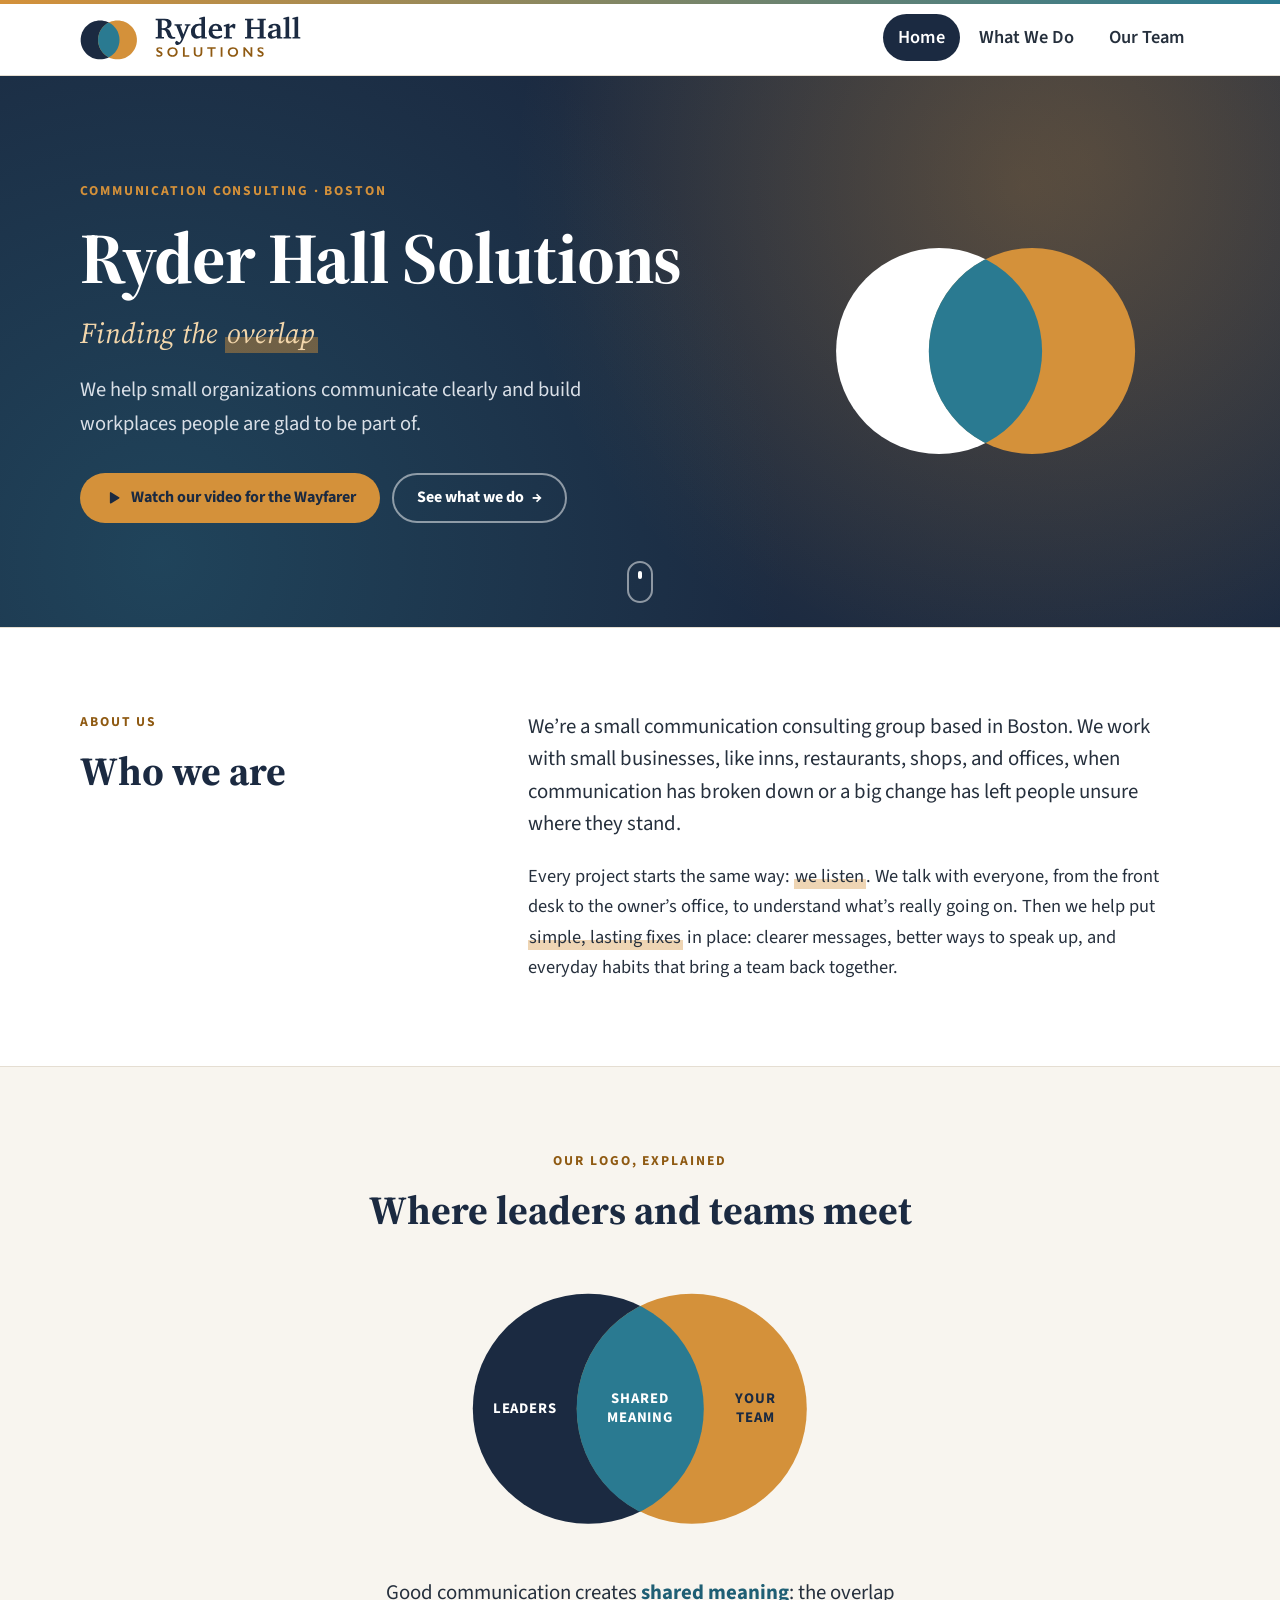
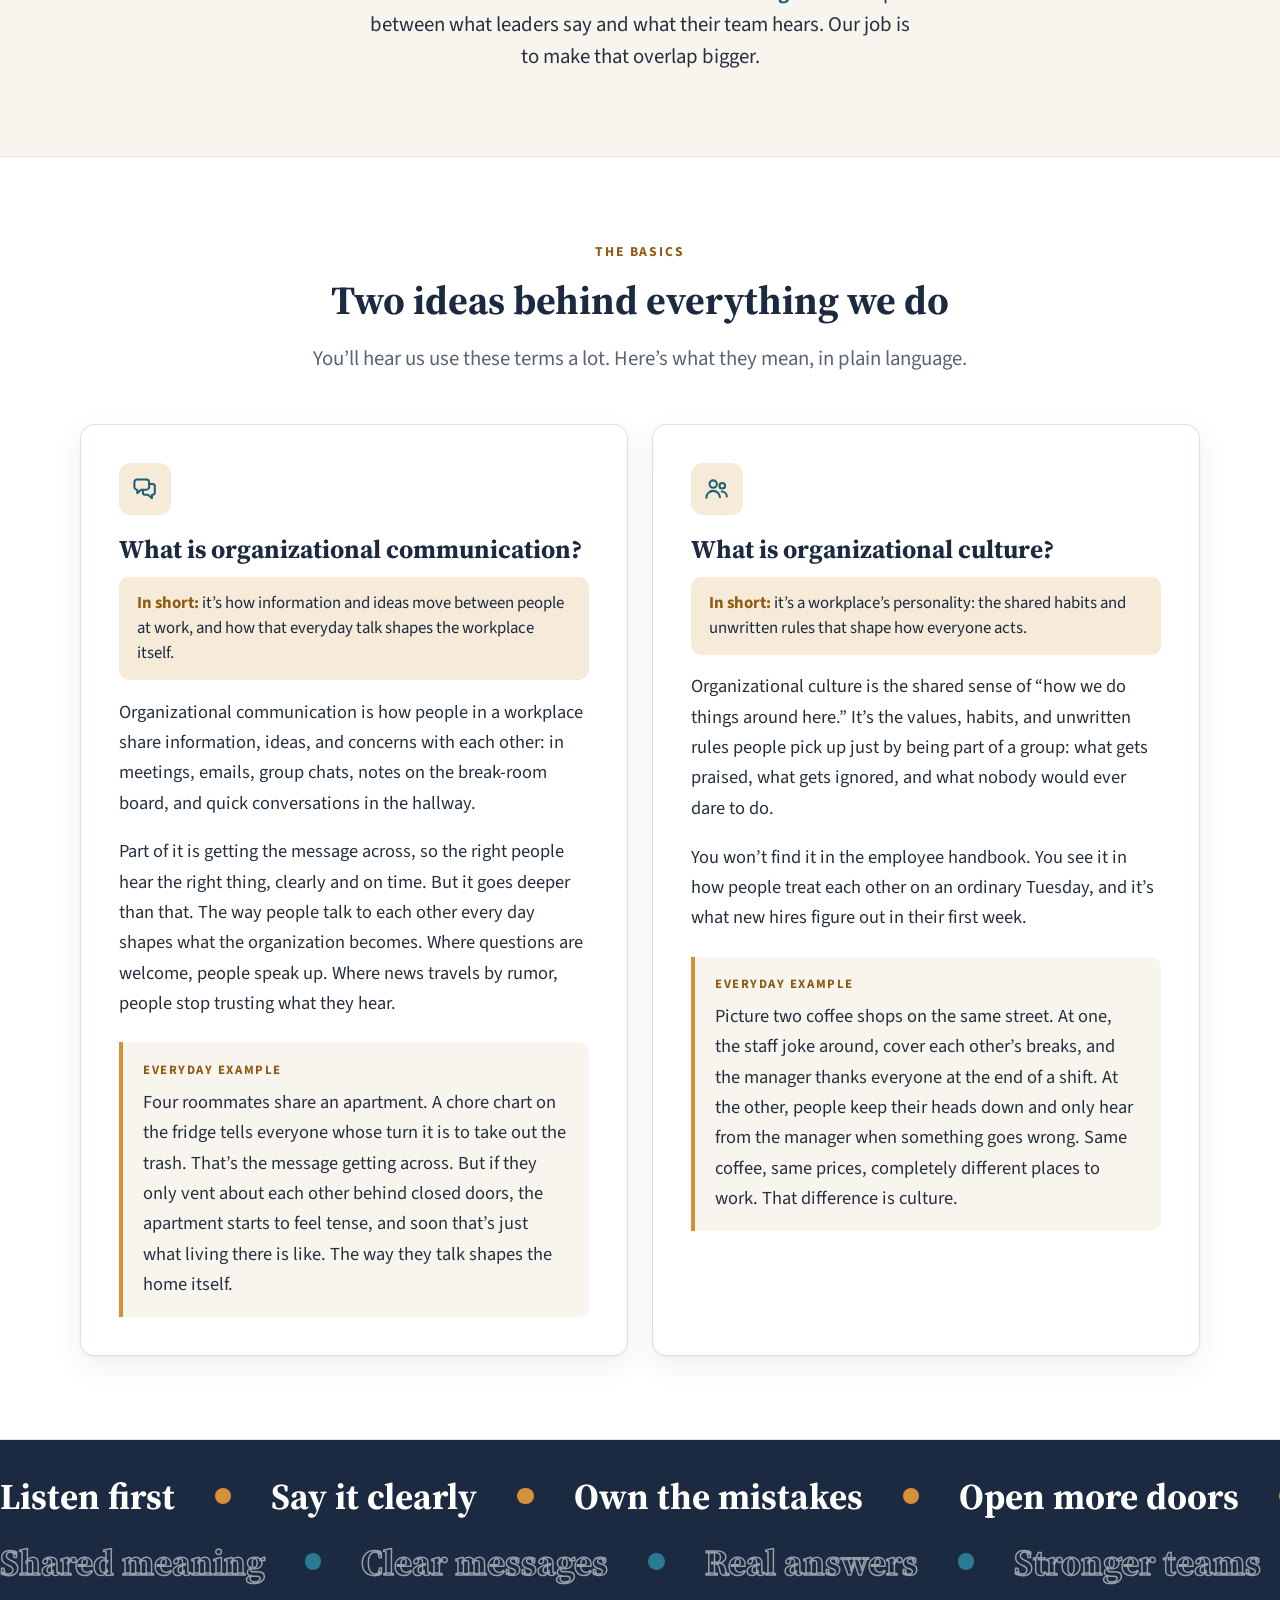
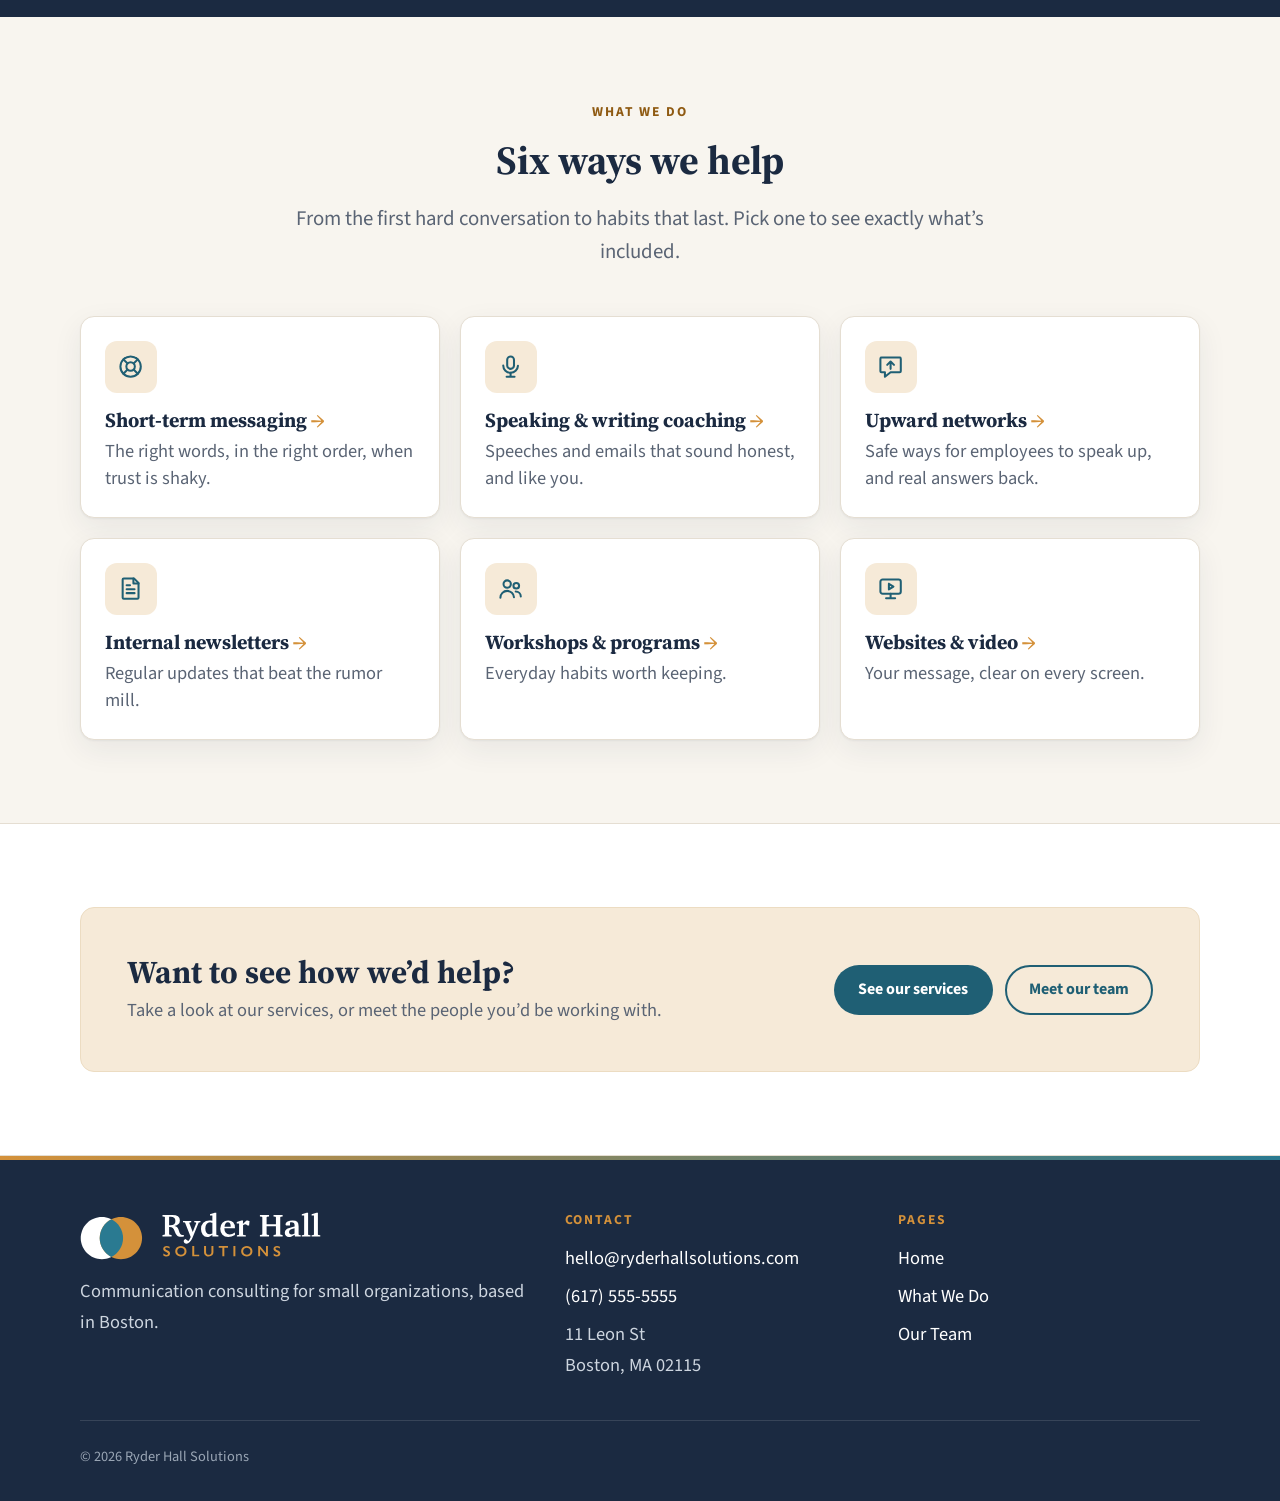
<file: index.html>
<!DOCTYPE html>
<html lang="en">
<head>
  <meta charset="UTF-8">
  <meta name="viewport" content="width=device-width, initial-scale=1">
  <title>Ryder Hall Solutions | Communication Consulting in Boston</title>
  <meta name="description" content="Ryder Hall Solutions is a small Boston consulting group that helps organizations communicate clearly and build healthy workplace cultures.">
  <link rel="icon" href="images/favicon.png" sizes="32x32">
  <link rel="icon" href="images/logo-mark.svg" type="image/svg+xml">
  <link rel="apple-touch-icon" href="images/apple-touch-icon.png">
  <link rel="preconnect" href="https://fonts.googleapis.com">
  <link rel="preconnect" href="https://fonts.gstatic.com" crossorigin>
  <link rel="stylesheet" href="https://fonts.googleapis.com/css2?family=Source+Sans+3:wght@400..700&family=Source+Serif+4:ital,opsz,wght@0,8..60,400..700;1,8..60,400..700&display=swap">
  <link rel="stylesheet" href="style.css">
  <script src="motion.js" defer></script>
</head>
<body>
  <!-- Thin bar along the top that fills as you scroll -->
  <div class="scroll-progress" aria-hidden="true"></div>

  <a class="skip-link" href="#main">Skip to main content</a>

  <!-- ===== HEADER (same on every page) ===== -->
  <header class="site-header">
    <div class="container header-inner">
      <a class="brand" href="index.html">
        <img src="images/logo.svg" alt="Ryder Hall Solutions" width="221" height="44">
      </a>
      <nav class="site-nav" aria-label="Main">
        <ul>
          <li><a href="index.html" aria-current="page">Home</a></li>
          <li><a href="services.html">What We Do</a></li>
          <li><a href="team.html">Our Team</a></li>
        </ul>
      </nav>
    </div>
  </header>

  <main id="main">

    <!-- ===== TOP BANNER ===== -->
    <section class="hero">
      <!-- Little dots drifting upward (decoration) -->
      <div class="particles" aria-hidden="true"><span></span><span></span><span></span><span></span><span></span><span></span><span></span><span></span><span></span><span></span><span></span><span></span></div>
      <div class="container hero-inner">
        <div class="hero-text">
          <p class="eyebrow">Communication consulting · Boston</p>
          <h1>Ryder Hall Solutions</h1>
          <p class="tagline">Finding the <span class="mark">overlap</span></p>
          <p class="hero-intro">We help small organizations communicate clearly and build workplaces people are glad to be part of.</p>
          <div class="button-row">
            <!-- VIDEO BUTTON: opens our Wayfarer video on Google Drive. To use a different video, paste its link between the quotes after href= -->
            <a class="button button-accent" href="https://drive.google.com/file/d/1gtSN2vEv7kdC5SpyZbL3QQ6iSHrFs7YK/view?usp=sharing" target="_blank" rel="noopener">
              <svg viewBox="0 0 24 24" aria-hidden="true" focusable="false"><path fill="currentColor" d="M8 5.14v13.72a1 1 0 0 0 1.52.85l11.1-6.86a1 1 0 0 0 0-1.7L9.52 4.29A1 1 0 0 0 8 5.14z"/></svg>
              Watch our video for the Wayfarer
              <span class="visually-hidden">(opens in a new tab)</span>
            </a>
            <a class="button button-outline-light" href="services.html">See what we do <span aria-hidden="true">→</span></a>
          </div>
        </div>

        <!-- Animated logo: the circles glide together, then ripples pulse out (hidden on phones) -->
        <div class="hero-art" aria-hidden="true">
          <div class="hero-float">
            <div class="merge merge-hero">
              <span class="ripple"></span>
              <span class="ripple"></span>
              <span class="ripple"></span>
              <span class="merge-circle merge-left"></span>
              <span class="merge-circle merge-right"></span>
              <span class="merge-circle merge-lens"></span>
            </div>
          </div>
        </div>
      </div>
      <a class="scroll-cue" href="#about-title" aria-label="Scroll down"><span></span></a>
    </section>

    <!-- ===== WHO WE ARE ===== -->
    <section class="section section-white" aria-labelledby="about-title">
      <div class="container split">
        <div class="reveal">
          <p class="eyebrow eyebrow-dark">About us</p>
          <h2 id="about-title">Who we are</h2>
        </div>
        <div class="prose reveal">
          <p class="lead">We’re a small communication consulting group based in Boston. We work with small businesses, like inns, restaurants, shops, and offices, when communication has broken down or a big change has left people unsure where they stand.</p>
          <p>Every project starts the same way: <mark class="scroll-mark">we listen</mark>. We talk with everyone, from the front desk to the owner’s office, to understand what’s really going on. Then we help put <mark class="scroll-mark">simple, lasting fixes</mark> in place: clearer messages, better ways to speak up, and everyday habits that bring a team back together.</p>
        </div>
      </div>
    </section>

    <!-- ===== OUR LOGO, EXPLAINED (the circles slide together as you scroll) ===== -->
    <section class="section" aria-labelledby="shared-title">
      <div class="container">
        <div class="section-heading center reveal">
          <p class="eyebrow eyebrow-dark">Our logo, explained</p>
          <h2 id="shared-title">Where leaders and teams meet</h2>
        </div>
        <div class="merge merge-scroll" aria-hidden="true">
          <span class="merge-circle merge-left"><span class="merge-label">Leaders</span></span>
          <span class="merge-circle merge-right"><span class="merge-label">Your<br>team</span></span>
          <span class="merge-circle merge-lens"><span class="merge-label">Shared<br>meaning</span></span>
        </div>
        <p class="shared-caption reveal">Good communication creates <strong>shared meaning</strong>: the overlap between what leaders say and what their team hears. Our job is to make that overlap bigger.</p>
      </div>
    </section>

    <!-- ===== THE TWO KEY IDEAS ===== -->
    <section class="section section-white" aria-labelledby="ideas-title">
      <div class="container">
        <div class="section-heading center reveal">
          <p class="eyebrow eyebrow-dark">The basics</p>
          <h2 id="ideas-title">Two ideas behind everything we do</h2>
          <p class="lead">You’ll hear us use these terms a lot. Here’s what they mean, in plain language.</p>
        </div>

        <div class="concept-grid">

          <article class="card reveal reveal-left lift" data-tilt="2">
            <div class="icon-badge" aria-hidden="true">
              <svg viewBox="0 0 24 24" fill="none" stroke="currentColor" stroke-width="1.8" stroke-linecap="round" stroke-linejoin="round" focusable="false"><path pathLength="1" d="M3 6.5A2.5 2.5 0 0 1 5.5 4h8A2.5 2.5 0 0 1 16 6.5v4a2.5 2.5 0 0 1-2.5 2.5H9l-3.5 3v-3A2.5 2.5 0 0 1 3 10.5z"/><path pathLength="1" d="M16 8h3a2 2 0 0 1 2 2v5.5a2 2 0 0 1-2 2h-.5v3l-3.5-3h-2.5a2 2 0 0 1-2-2V13"/></svg>
            </div>
            <h3>What is organizational communication?</h3>

            <!-- ============================================================
                 ORGANIZATIONAL COMMUNICATION: EXPLANATION STARTS HERE
                 Swap in your textbook wording between START and END.
                 Keep each paragraph inside <p> and </p>.
                 ============================================================ -->
            <p class="in-short"><strong>In short:</strong> it’s how information and ideas move between people at work, and how that everyday talk shapes the workplace itself.</p>
            <p>Organizational communication is how people in a workplace share information, ideas, and concerns with each other: in meetings, emails, group chats, notes on the break-room board, and quick conversations in the hallway.</p>
            <p>Part of it is getting the message across, so the right people hear the right thing, clearly and on time. But it goes deeper than that. The way people talk to each other every day shapes what the organization becomes. Where questions are welcome, people speak up. Where news travels by rumor, people stop trusting what they hear.</p>
            <div class="example">
              <p class="example-label">Everyday example</p>
              <p>Four roommates share an apartment. A chore chart on the fridge tells everyone whose turn it is to take out the trash. That’s the message getting across. But if they only vent about each other behind closed doors, the apartment starts to feel tense, and soon that’s just what living there is like. The way they talk shapes the home itself.</p>
            </div>
            <!-- ORGANIZATIONAL COMMUNICATION: EXPLANATION ENDS HERE -->
          </article>

          <article class="card reveal reveal-right lift" data-tilt="2">
            <div class="icon-badge" aria-hidden="true">
              <svg viewBox="0 0 24 24" fill="none" stroke="currentColor" stroke-width="1.8" stroke-linecap="round" stroke-linejoin="round" focusable="false"><circle pathLength="1" cx="9" cy="8" r="3.25"/><path pathLength="1" d="M3 20a6 6 0 0 1 12 0"/><circle pathLength="1" cx="17" cy="9.5" r="2.5"/><path pathLength="1" d="M16.5 14.5a4.5 4.5 0 0 1 4.5 4.5"/></svg>
            </div>
            <h3>What is organizational culture?</h3>

            <!-- ============================================================
                 ORGANIZATIONAL CULTURE: EXPLANATION STARTS HERE
                 Swap in your textbook wording between START and END.
                 Keep each paragraph inside <p> and </p>.
                 ============================================================ -->
            <p class="in-short"><strong>In short:</strong> it’s a workplace’s personality: the shared habits and unwritten rules that shape how everyone acts.</p>
            <p>Organizational culture is the shared sense of “how we do things around here.” It’s the values, habits, and unwritten rules people pick up just by being part of a group: what gets praised, what gets ignored, and what nobody would ever dare to do.</p>
            <p>You won’t find it in the employee handbook. You see it in how people treat each other on an ordinary Tuesday, and it’s what new hires figure out in their first week.</p>
            <div class="example">
              <p class="example-label">Everyday example</p>
              <p>Picture two coffee shops on the same street. At one, the staff joke around, cover each other’s breaks, and the manager thanks everyone at the end of a shift. At the other, people keep their heads down and only hear from the manager when something goes wrong. Same coffee, same prices, completely different places to work. That difference is culture.</p>
            </div>
            <!-- ORGANIZATIONAL CULTURE: EXPLANATION ENDS HERE -->
          </article>

        </div>
      </div>
    </section>

    <!-- ===== SCROLLING WORDS (decoration) ===== -->
    <div class="marquee" aria-hidden="true">
      <div class="marquee-row"><div class="marquee-track"><span>Listen first</span><span>Say it clearly</span><span>Own the mistakes</span><span>Open more doors</span><span>Answer every idea</span><span>Build it together</span><span>Listen first</span><span>Say it clearly</span><span>Own the mistakes</span><span>Open more doors</span><span>Answer every idea</span><span>Build it together</span></div></div>
      <div class="marquee-row marquee-row-reverse"><div class="marquee-track"><span>Shared meaning</span><span>Clear messages</span><span>Real answers</span><span>Stronger teams</span><span>Habits that last</span><span>Trust, rebuilt</span><span>Shared meaning</span><span>Clear messages</span><span>Real answers</span><span>Stronger teams</span><span>Habits that last</span><span>Trust, rebuilt</span></div></div>
    </div>

    <!-- ===== WHAT WE DO (short version; the full details are on the What We Do page) ===== -->
    <section class="section" aria-labelledby="preview-title">
      <div class="container">
        <div class="section-heading center reveal">
          <p class="eyebrow eyebrow-dark">What we do</p>
          <h2 id="preview-title">Six ways we help</h2>
          <p class="lead">From the first hard conversation to habits that last. Pick one to see exactly what’s included.</p>
        </div>
        <div class="preview-grid stagger">
          <a class="preview-tile lift" data-tilt href="services.html#short-term">
            <span class="icon-badge" aria-hidden="true"><svg viewBox="0 0 24 24" fill="none" stroke="currentColor" stroke-width="1.8" stroke-linecap="round" stroke-linejoin="round" focusable="false"><circle pathLength="1" cx="12" cy="12" r="9"/><circle pathLength="1" cx="12" cy="12" r="3.75"/><path pathLength="1" d="M5.64 5.64l3.71 3.71M14.65 14.65l3.71 3.71M18.36 5.64l-3.71 3.71M9.35 14.65l-3.71 3.71"/></svg></span>
            <span class="preview-name">Short-term messaging</span>
            <span class="preview-text">The right words, in the right order, when trust is shaky.</span>
          </a>
          <a class="preview-tile lift" data-tilt href="services.html#coaching">
            <span class="icon-badge" aria-hidden="true"><svg viewBox="0 0 24 24" fill="none" stroke="currentColor" stroke-width="1.8" stroke-linecap="round" stroke-linejoin="round" focusable="false"><rect pathLength="1" x="9" y="3" width="6" height="11" rx="3"/><path pathLength="1" d="M5.5 11a6.5 6.5 0 0 0 13 0"/><path pathLength="1" d="M12 17.5V21M8.5 21h7"/></svg></span>
            <span class="preview-name">Speaking &amp; writing coaching</span>
            <span class="preview-text">Speeches and emails that sound honest, and like you.</span>
          </a>
          <a class="preview-tile lift" data-tilt href="services.html#upward">
            <span class="icon-badge" aria-hidden="true"><svg viewBox="0 0 24 24" fill="none" stroke="currentColor" stroke-width="1.8" stroke-linecap="round" stroke-linejoin="round" focusable="false"><path pathLength="1" d="M4 4h16a1 1 0 0 1 1 1v11a1 1 0 0 1-1 1h-8l-5 4v-4H4a1 1 0 0 1-1-1V5a1 1 0 0 1 1-1z"/><path pathLength="1" d="M12 14V7.5M9 10.5l3-3 3 3"/></svg></span>
            <span class="preview-name">Upward networks</span>
            <span class="preview-text">Safe ways for employees to speak up, and real answers back.</span>
          </a>
          <a class="preview-tile lift" data-tilt href="services.html#newsletters">
            <span class="icon-badge" aria-hidden="true"><svg viewBox="0 0 24 24" fill="none" stroke="currentColor" stroke-width="1.8" stroke-linecap="round" stroke-linejoin="round" focusable="false"><path pathLength="1" d="M6 3h9l4 4v13a1 1 0 0 1-1 1H6a1 1 0 0 1-1-1V4a1 1 0 0 1 1-1z"/><path pathLength="1" d="M14.5 3v4.5H19"/><path pathLength="1" d="M8.5 9h3M8.5 12.5h7M8.5 16h7"/></svg></span>
            <span class="preview-name">Internal newsletters</span>
            <span class="preview-text">Regular updates that beat the rumor mill.</span>
          </a>
          <a class="preview-tile lift" data-tilt href="services.html#culture">
            <span class="icon-badge" aria-hidden="true"><svg viewBox="0 0 24 24" fill="none" stroke="currentColor" stroke-width="1.8" stroke-linecap="round" stroke-linejoin="round" focusable="false"><circle pathLength="1" cx="9" cy="8" r="3.25"/><path pathLength="1" d="M3 20a6 6 0 0 1 12 0"/><circle pathLength="1" cx="17" cy="9.5" r="2.5"/><path pathLength="1" d="M16.5 14.5a4.5 4.5 0 0 1 4.5 4.5"/></svg></span>
            <span class="preview-name">Workshops &amp; programs</span>
            <span class="preview-text">Everyday habits worth keeping.</span>
          </a>
          <a class="preview-tile lift" data-tilt href="services.html#web-video">
            <span class="icon-badge" aria-hidden="true"><svg viewBox="0 0 24 24" fill="none" stroke="currentColor" stroke-width="1.8" stroke-linecap="round" stroke-linejoin="round" focusable="false"><rect pathLength="1" x="3" y="4" width="18" height="12.5" rx="2"/><path pathLength="1" d="M8 20.5h8M12 16.5v4"/><path pathLength="1" d="M10.5 7.75v5l4-2.5z"/></svg></span>
            <span class="preview-name">Websites &amp; video</span>
            <span class="preview-text">Your message, clear on every screen.</span>
          </a>
        </div>
      </div>
    </section>

    <!-- ===== NEXT STEPS ===== -->
    <section class="section section-white">
      <div class="container">
        <div class="cta reveal">
          <div>
            <h2>Want to see how we’d help?</h2>
            <p>Take a look at our services, or meet the people you’d be working with.</p>
          </div>
          <div class="button-row">
            <a class="button button-primary" href="services.html">See our services</a>
            <a class="button button-outline" href="team.html">Meet our team</a>
          </div>
        </div>
      </div>
    </section>

  </main>

  <!-- ===== FOOTER (same on every page) ===== -->
  <footer class="site-footer">
    <div class="container footer-grid">
      <div>
        <p class="footer-brand"><img src="images/logo-white.svg" alt="Ryder Hall Solutions" width="241" height="48"></p>
        <p>Communication consulting for small organizations, based in Boston.</p>
      </div>
      <div>
        <h2 class="footer-heading">Contact</h2>
        <!-- Contact details for the class project (the email and phone number are made up) -->
        <address class="footer-list">
          <a href="mailto:hello@ryderhallsolutions.com">hello@ryderhallsolutions.com</a>
          <a href="tel:+16175555555">(617) 555-5555</a>
          <span>11 Leon St<br>Boston, MA 02115</span>
        </address>
      </div>
      <nav aria-label="Footer">
        <h2 class="footer-heading">Pages</h2>
        <ul class="footer-list">
          <li><a href="index.html">Home</a></li>
          <li><a href="services.html">What We Do</a></li>
          <li><a href="team.html">Our Team</a></li>
        </ul>
      </nav>
    </div>
    <div class="container footer-bottom">
      <p>© 2026 Ryder Hall Solutions</p>
    </div>
  </footer>
</body>
</html>
</file>
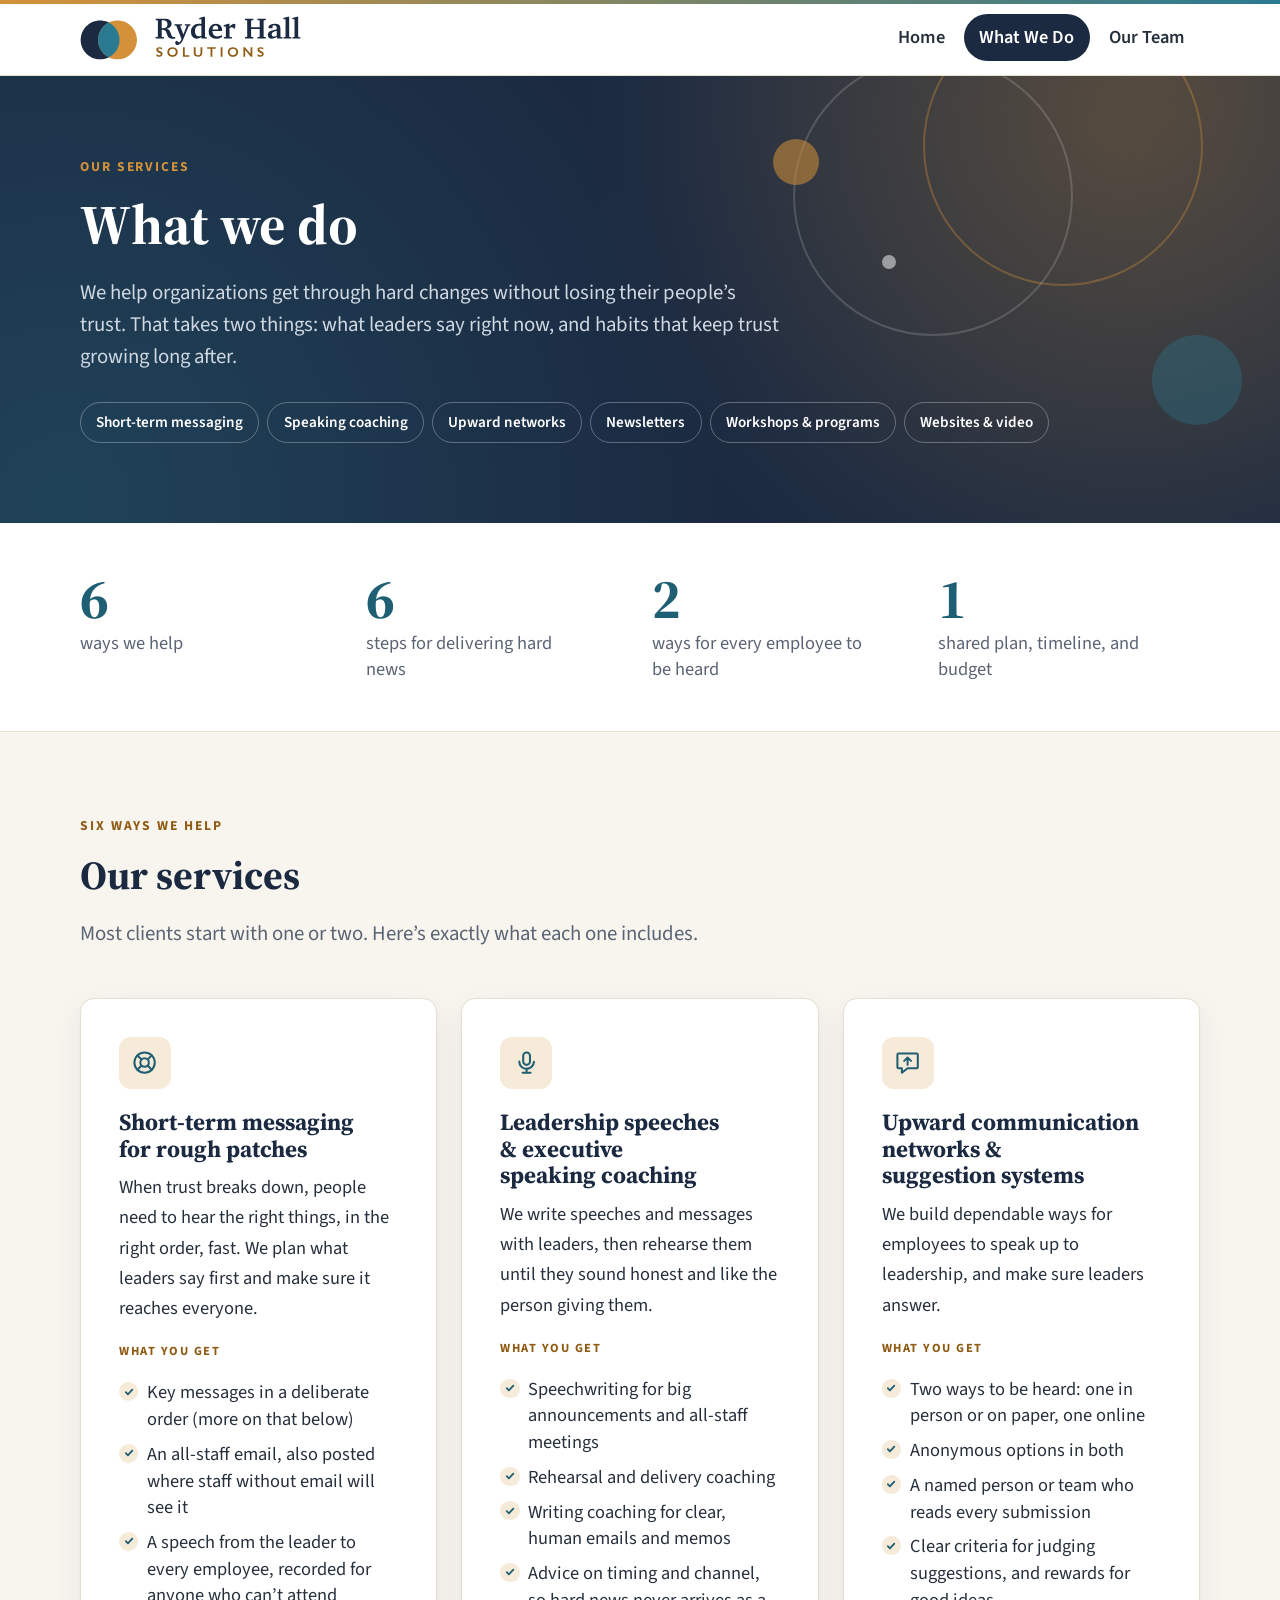
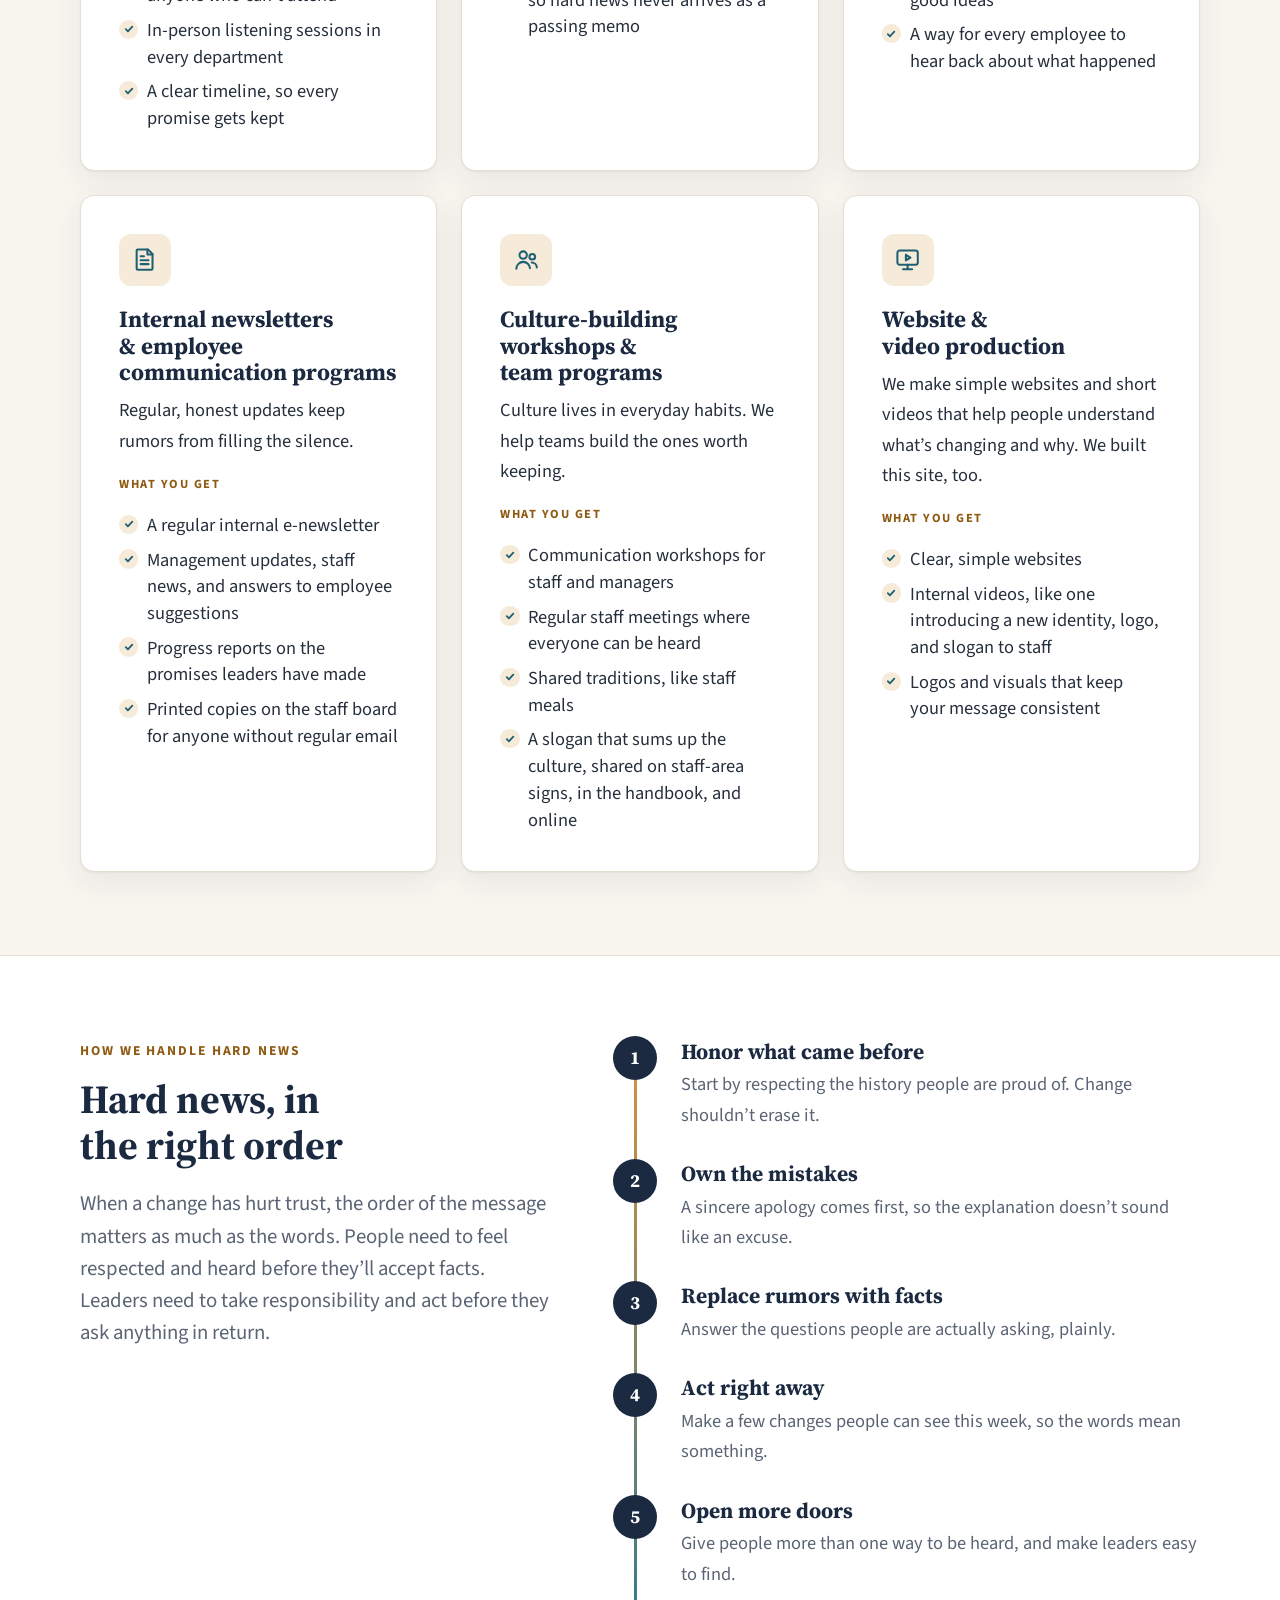
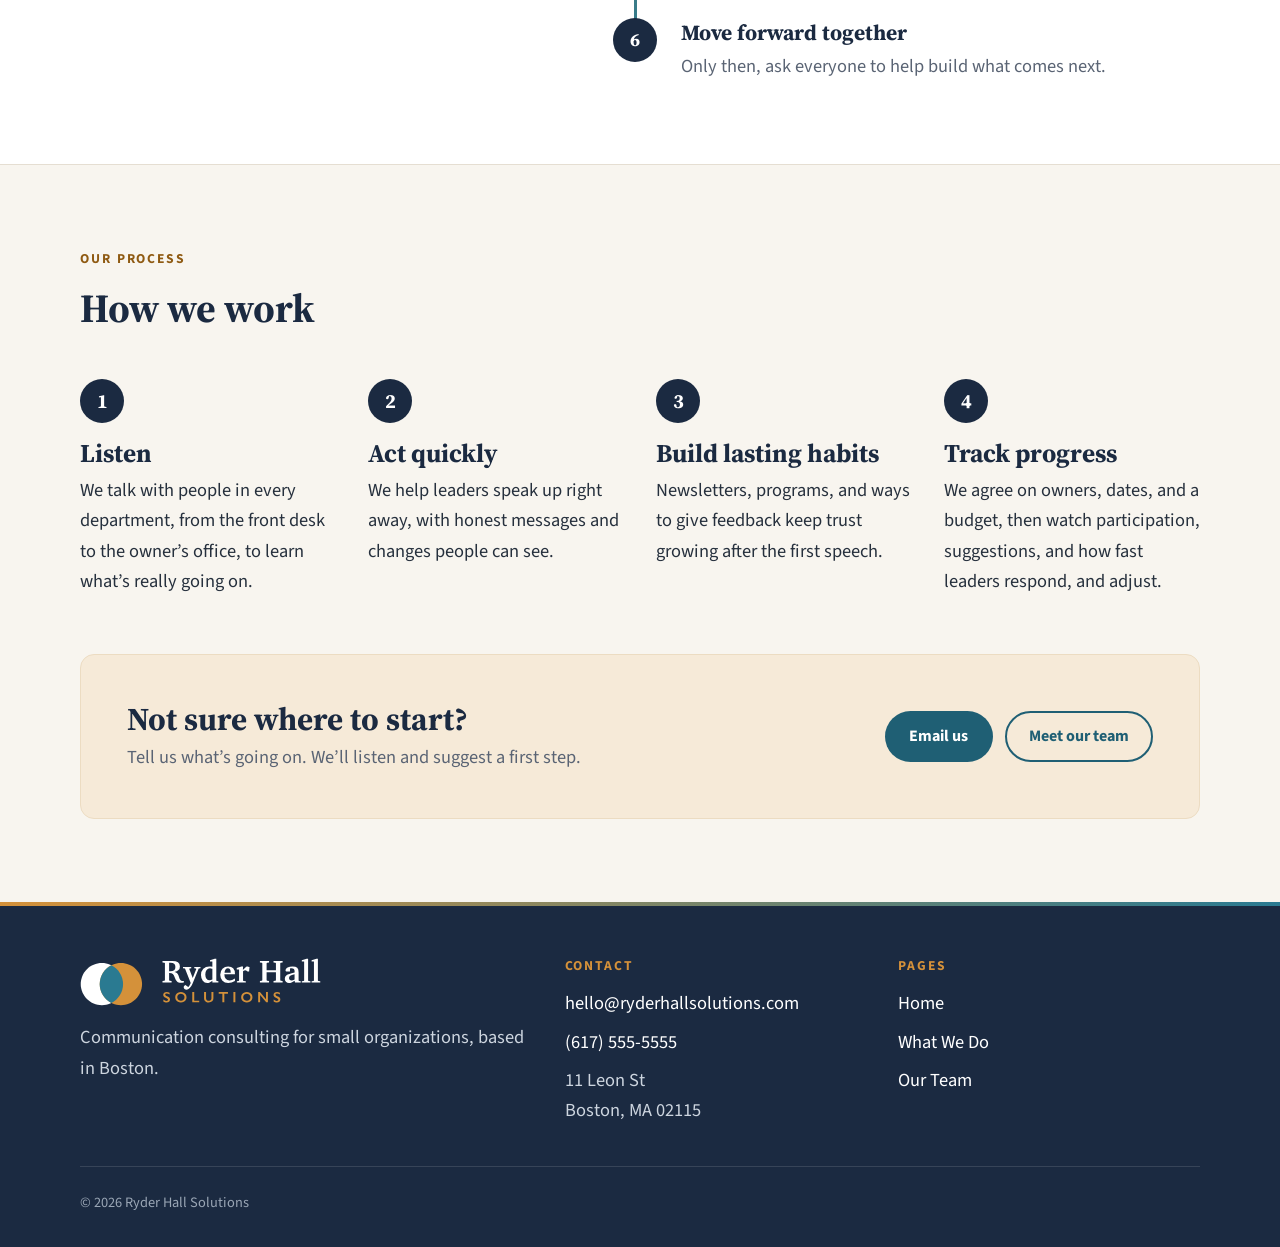
<file: services.html>
<!DOCTYPE html>
<html lang="en">
<head>
  <meta charset="UTF-8">
  <meta name="viewport" content="width=device-width, initial-scale=1">
  <title>What We Do | Ryder Hall Solutions</title>
  <meta name="description" content="What Ryder Hall Solutions does: short-term messaging, leadership speaking and writing coaching, upward communication networks, internal newsletters, culture workshops and programs, and website and video production.">
  <link rel="icon" href="images/favicon.png" sizes="32x32">
  <link rel="icon" href="images/logo-mark.svg" type="image/svg+xml">
  <link rel="apple-touch-icon" href="images/apple-touch-icon.png">
  <link rel="preconnect" href="https://fonts.googleapis.com">
  <link rel="preconnect" href="https://fonts.gstatic.com" crossorigin>
  <link rel="stylesheet" href="https://fonts.googleapis.com/css2?family=Source+Sans+3:wght@400..700&family=Source+Serif+4:ital,opsz,wght@0,8..60,400..700;1,8..60,400..700&display=swap">
  <link rel="stylesheet" href="style.css">
  <script src="motion.js" defer></script>
</head>
<body>
  <!-- Thin bar along the top that fills as you scroll -->
  <div class="scroll-progress" aria-hidden="true"></div>

  <a class="skip-link" href="#main">Skip to main content</a>

  <!-- ===== HEADER (same on every page) ===== -->
  <header class="site-header">
    <div class="container header-inner">
      <a class="brand" href="index.html">
        <img src="images/logo.svg" alt="Ryder Hall Solutions" width="221" height="44">
      </a>
      <nav class="site-nav" aria-label="Main">
        <ul>
          <li><a href="index.html">Home</a></li>
          <li><a href="services.html" aria-current="page">What We Do</a></li>
          <li><a href="team.html">Our Team</a></li>
        </ul>
      </nav>
    </div>
  </header>

  <main id="main">

    <!-- ===== TOP BANNER ===== -->
    <section class="page-hero">
      <!-- Floating circles (decoration) -->
      <div class="orbs" aria-hidden="true"><span></span><span></span><span></span><span></span><span></span></div>
      <div class="container">
        <p class="eyebrow">Our services</p>
        <h1>What we do</h1>
        <p class="lead">We help organizations get through hard changes without losing their people’s trust. That takes two things: what leaders say right now, and habits that keep trust growing long after.</p>
        <nav class="jump-links" aria-label="Services on this page">
          <a href="#short-term">Short-term messaging</a>
          <a href="#coaching">Speaking coaching</a>
          <a href="#upward">Upward networks</a>
          <a href="#newsletters">Newsletters</a>
          <a href="#culture">Workshops &amp; programs</a>
          <a href="#web-video">Websites &amp; video</a>
        </nav>
      </div>
    </section>

    <!-- ===== BY THE NUMBERS (the numbers count up as you scroll) ===== -->
    <section class="stats" aria-label="Our approach in numbers">
      <div class="container stats-grid">
        <div class="stat">
          <span class="stat-num" style="--num: 6" aria-hidden="true"></span>
          <span class="visually-hidden">6</span>
          <span class="stat-label">ways we help</span>
        </div>
        <div class="stat">
          <span class="stat-num" style="--num: 6" aria-hidden="true"></span>
          <span class="visually-hidden">6</span>
          <span class="stat-label">steps for delivering hard news</span>
        </div>
        <div class="stat">
          <span class="stat-num" style="--num: 2" aria-hidden="true"></span>
          <span class="visually-hidden">2</span>
          <span class="stat-label">ways for every employee to be heard</span>
        </div>
        <div class="stat">
          <span class="stat-num" style="--num: 1" aria-hidden="true"></span>
          <span class="visually-hidden">1</span>
          <span class="stat-label">shared plan, timeline, and budget</span>
        </div>
      </div>
    </section>

    <!-- ===== SERVICES =====
         Each card: what the service is (1-2 sentences), then exactly what the client gets. -->
    <section class="section" aria-labelledby="services-title">
      <div class="container">
        <div class="section-heading reveal">
          <p class="eyebrow eyebrow-dark">Six ways we help</p>
          <h2 id="services-title">Our services</h2>
          <p class="lead">Most clients start with one or two. Here’s exactly what each one includes.</p>
        </div>

        <div class="service-grid stagger">

          <article class="card service-card lift" data-tilt="3" id="short-term">
            <div class="icon-badge" aria-hidden="true">
              <svg viewBox="0 0 24 24" fill="none" stroke="currentColor" stroke-width="1.8" stroke-linecap="round" stroke-linejoin="round" focusable="false"><circle pathLength="1" cx="12" cy="12" r="9"/><circle pathLength="1" cx="12" cy="12" r="3.75"/><path pathLength="1" d="M5.64 5.64l3.71 3.71M14.65 14.65l3.71 3.71M18.36 5.64l-3.71 3.71M9.35 14.65l-3.71 3.71"/></svg>
            </div>
            <h3>Short-term messaging for rough patches</h3>
            <p>When trust breaks down, people need to hear the right things, in the right order, fast. We plan what leaders say first and make sure it reaches everyone.</p>
            <p class="deliverables-label">What you get</p>
            <ul class="deliverables">
              <li>Key messages in a deliberate order (more on that below)</li>
              <li>An all-staff email, also posted where staff without email will see it</li>
              <li>A speech from the leader to every employee, recorded for anyone who can’t attend</li>
              <li>In-person listening sessions in every department</li>
              <li>A clear timeline, so every promise gets kept</li>
            </ul>
          </article>

          <article class="card service-card lift" data-tilt="3" id="coaching">
            <div class="icon-badge" aria-hidden="true">
              <svg viewBox="0 0 24 24" fill="none" stroke="currentColor" stroke-width="1.8" stroke-linecap="round" stroke-linejoin="round" focusable="false"><rect pathLength="1" x="9" y="3" width="6" height="11" rx="3"/><path pathLength="1" d="M5.5 11a6.5 6.5 0 0 0 13 0"/><path pathLength="1" d="M12 17.5V21M8.5 21h7"/></svg>
            </div>
            <h3>Leadership speeches &amp; executive speaking coaching</h3>
            <p>We write speeches and messages with leaders, then rehearse them until they sound honest and like the person giving them.</p>
            <p class="deliverables-label">What you get</p>
            <ul class="deliverables">
              <li>Speechwriting for big announcements and all-staff meetings</li>
              <li>Rehearsal and delivery coaching</li>
              <li>Writing coaching for clear, human emails and memos</li>
              <li>Advice on timing and channel, so hard news never arrives as a passing memo</li>
            </ul>
          </article>

          <article class="card service-card lift" data-tilt="3" id="upward">
            <div class="icon-badge" aria-hidden="true">
              <svg viewBox="0 0 24 24" fill="none" stroke="currentColor" stroke-width="1.8" stroke-linecap="round" stroke-linejoin="round" focusable="false"><path pathLength="1" d="M4 4h16a1 1 0 0 1 1 1v11a1 1 0 0 1-1 1h-8l-5 4v-4H4a1 1 0 0 1-1-1V5a1 1 0 0 1 1-1z"/><path pathLength="1" d="M12 14V7.5M9 10.5l3-3 3 3"/></svg>
            </div>
            <h3>Upward communication networks &amp; suggestion systems</h3>
            <p>We build dependable ways for employees to speak up to leadership, and make sure leaders answer.</p>
            <p class="deliverables-label">What you get</p>
            <ul class="deliverables">
              <li>Two ways to be heard: one in person or on paper, one online</li>
              <li>Anonymous options in both</li>
              <li>A named person or team who reads every submission</li>
              <li>Clear criteria for judging suggestions, and rewards for good ideas</li>
              <li>A way for every employee to hear back about what happened</li>
            </ul>
          </article>

          <article class="card service-card lift" data-tilt="3" id="newsletters">
            <div class="icon-badge" aria-hidden="true">
              <svg viewBox="0 0 24 24" fill="none" stroke="currentColor" stroke-width="1.8" stroke-linecap="round" stroke-linejoin="round" focusable="false"><path pathLength="1" d="M6 3h9l4 4v13a1 1 0 0 1-1 1H6a1 1 0 0 1-1-1V4a1 1 0 0 1 1-1z"/><path pathLength="1" d="M14.5 3v4.5H19"/><path pathLength="1" d="M8.5 9h3M8.5 12.5h7M8.5 16h7"/></svg>
            </div>
            <h3>Internal newsletters &amp; employee communication programs</h3>
            <p>Regular, honest updates keep rumors from filling the silence.</p>
            <p class="deliverables-label">What you get</p>
            <ul class="deliverables">
              <li>A regular internal e-newsletter</li>
              <li>Management updates, staff news, and answers to employee suggestions</li>
              <li>Progress reports on the promises leaders have made</li>
              <li>Printed copies on the staff board for anyone without regular email</li>
            </ul>
          </article>

          <article class="card service-card lift" data-tilt="3" id="culture">
            <div class="icon-badge" aria-hidden="true">
              <svg viewBox="0 0 24 24" fill="none" stroke="currentColor" stroke-width="1.8" stroke-linecap="round" stroke-linejoin="round" focusable="false"><circle pathLength="1" cx="9" cy="8" r="3.25"/><path pathLength="1" d="M3 20a6 6 0 0 1 12 0"/><circle pathLength="1" cx="17" cy="9.5" r="2.5"/><path pathLength="1" d="M16.5 14.5a4.5 4.5 0 0 1 4.5 4.5"/></svg>
            </div>
            <h3>Culture-building workshops &amp; team programs</h3>
            <p>Culture lives in everyday habits. We help teams build the ones worth keeping.</p>
            <p class="deliverables-label">What you get</p>
            <ul class="deliverables">
              <li>Communication workshops for staff and managers</li>
              <li>Regular staff meetings where everyone can be heard</li>
              <li>Shared traditions, like staff meals</li>
              <li>A slogan that sums up the culture, shared on staff-area signs, in the handbook, and online</li>
            </ul>
          </article>

          <article class="card service-card lift" data-tilt="3" id="web-video">
            <div class="icon-badge" aria-hidden="true">
              <svg viewBox="0 0 24 24" fill="none" stroke="currentColor" stroke-width="1.8" stroke-linecap="round" stroke-linejoin="round" focusable="false"><rect pathLength="1" x="3" y="4" width="18" height="12.5" rx="2"/><path pathLength="1" d="M8 20.5h8M12 16.5v4"/><path pathLength="1" d="M10.5 7.75v5l4-2.5z"/></svg>
            </div>
            <h3>Website &amp; video production</h3>
            <p>We make simple websites and short videos that help people understand what’s changing and why. We built this site, too.</p>
            <p class="deliverables-label">What you get</p>
            <ul class="deliverables">
              <li>Clear, simple websites</li>
              <li>Internal videos, like one introducing a new identity, logo, and slogan to staff</li>
              <li>Logos and visuals that keep your message consistent</li>
            </ul>
          </article>

        </div>
      </div>
    </section>

    <!-- ===== HARD NEWS, IN THE RIGHT ORDER ===== -->
    <section class="section section-white" aria-labelledby="order-title">
      <div class="container order-layout">
        <div class="section-heading order-heading reveal">
          <p class="eyebrow eyebrow-dark">How we handle hard news</p>
          <h2 id="order-title">Hard news, in the right order</h2>
          <p class="lead">When a change has hurt trust, the order of the message matters as much as the words. People need to feel respected and heard before they’ll accept facts. Leaders need to take responsibility and act before they ask anything in return.</p>
        </div>

        <ol class="sequence">
          <li>
            <h3>Honor what came before</h3>
            <p>Start by respecting the history people are proud of. Change shouldn’t erase it.</p>
          </li>
          <li>
            <h3>Own the mistakes</h3>
            <p>A sincere apology comes first, so the explanation doesn’t sound like an excuse.</p>
          </li>
          <li>
            <h3>Replace rumors with facts</h3>
            <p>Answer the questions people are actually asking, plainly.</p>
          </li>
          <li>
            <h3>Act right away</h3>
            <p>Make a few changes people can see this week, so the words mean something.</p>
          </li>
          <li>
            <h3>Open more doors</h3>
            <p>Give people more than one way to be heard, and make leaders easy to find.</p>
          </li>
          <li>
            <h3>Move forward together</h3>
            <p>Only then, ask everyone to help build what comes next.</p>
          </li>
        </ol>
      </div>
    </section>

    <!-- ===== HOW WE WORK ===== -->
    <section class="section" aria-labelledby="process-title">
      <div class="container">
        <div class="section-heading reveal">
          <p class="eyebrow eyebrow-dark">Our process</p>
          <h2 id="process-title">How we work</h2>
        </div>

        <ol class="steps stagger">
          <li>
            <h3>Listen</h3>
            <p>We talk with people in every department, from the front desk to the owner’s office, to learn what’s really going on.</p>
          </li>
          <li>
            <h3>Act quickly</h3>
            <p>We help leaders speak up right away, with honest messages and changes people can see.</p>
          </li>
          <li>
            <h3>Build lasting habits</h3>
            <p>Newsletters, programs, and ways to give feedback keep trust growing after the first speech.</p>
          </li>
          <li>
            <h3>Track progress</h3>
            <p>We agree on owners, dates, and a budget, then watch participation, suggestions, and how fast leaders respond, and adjust.</p>
          </li>
        </ol>

        <div class="cta reveal">
          <div>
            <h2>Not sure where to start?</h2>
            <p>Tell us what’s going on. We’ll listen and suggest a first step.</p>
          </div>
          <div class="button-row">
            <a class="button button-primary" href="mailto:hello@ryderhallsolutions.com">Email us</a>
            <a class="button button-outline" href="team.html">Meet our team</a>
          </div>
        </div>
      </div>
    </section>

  </main>

  <!-- ===== FOOTER (same on every page) ===== -->
  <footer class="site-footer">
    <div class="container footer-grid">
      <div>
        <p class="footer-brand"><img src="images/logo-white.svg" alt="Ryder Hall Solutions" width="241" height="48"></p>
        <p>Communication consulting for small organizations, based in Boston.</p>
      </div>
      <div>
        <h2 class="footer-heading">Contact</h2>
        <!-- Contact details for the class project (the email and phone number are made up) -->
        <address class="footer-list">
          <a href="mailto:hello@ryderhallsolutions.com">hello@ryderhallsolutions.com</a>
          <a href="tel:+16175555555">(617) 555-5555</a>
          <span>11 Leon St<br>Boston, MA 02115</span>
        </address>
      </div>
      <nav aria-label="Footer">
        <h2 class="footer-heading">Pages</h2>
        <ul class="footer-list">
          <li><a href="index.html">Home</a></li>
          <li><a href="services.html">What We Do</a></li>
          <li><a href="team.html">Our Team</a></li>
        </ul>
      </nav>
    </div>
    <div class="container footer-bottom">
      <p>© 2026 Ryder Hall Solutions</p>
    </div>
  </footer>
</body>
</html>
</file>
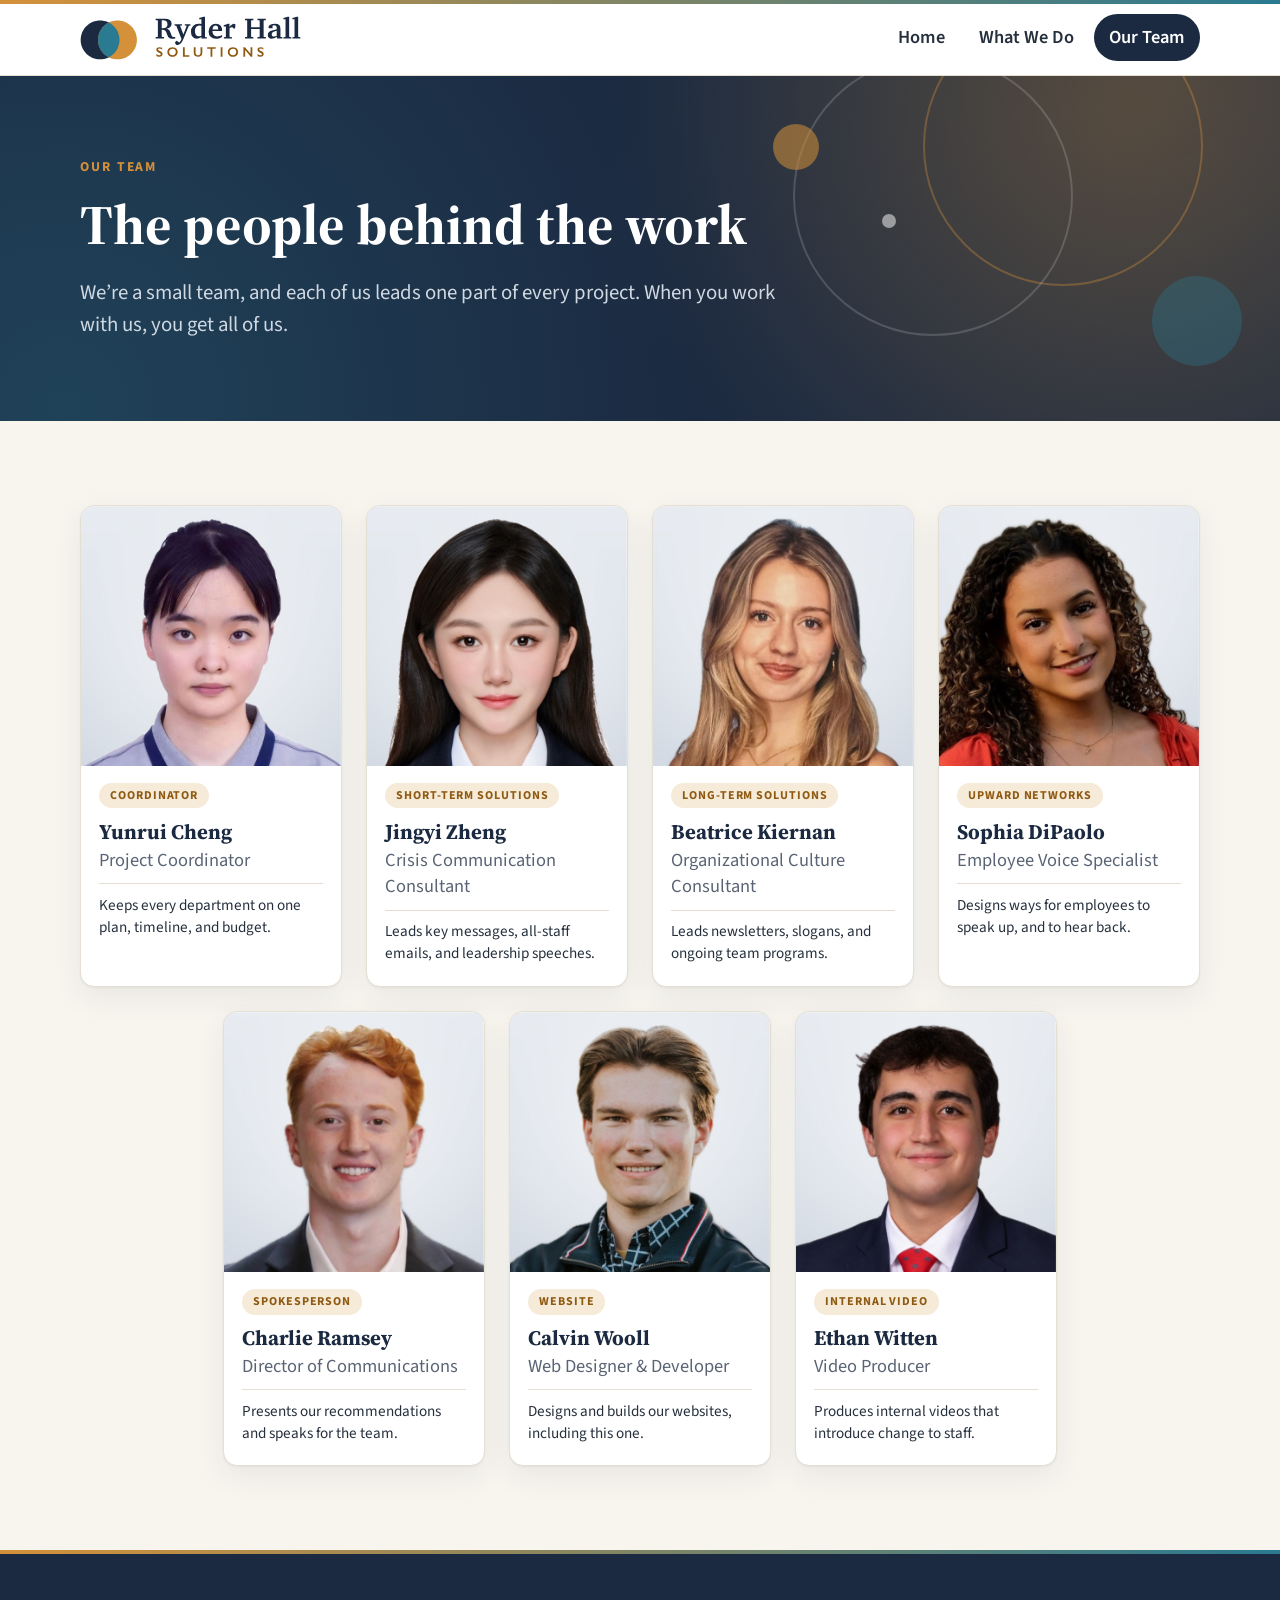
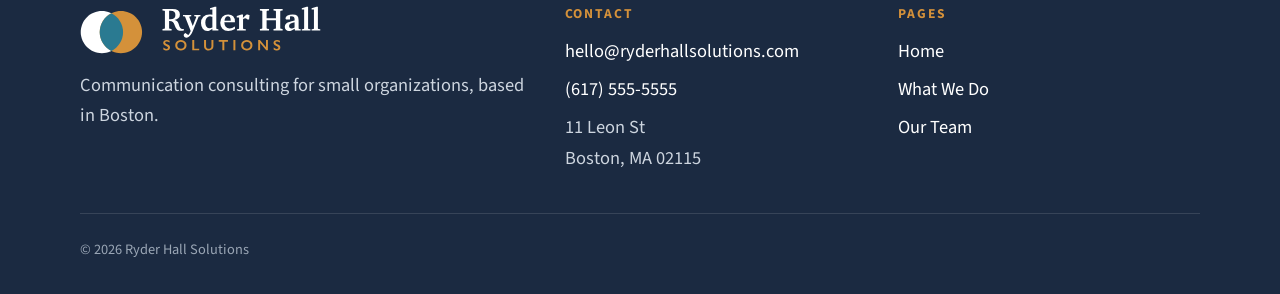
<file: team.html>
<!DOCTYPE html>
<html lang="en">
<head>
  <meta charset="UTF-8">
  <meta name="viewport" content="width=device-width, initial-scale=1">
  <title>Our Team | Ryder Hall Solutions</title>
  <meta name="description" content="Meet the team at Ryder Hall Solutions, a small communication consulting group in Boston.">
  <link rel="icon" href="images/favicon.png" sizes="32x32">
  <link rel="icon" href="images/logo-mark.svg" type="image/svg+xml">
  <link rel="apple-touch-icon" href="images/apple-touch-icon.png">
  <link rel="preconnect" href="https://fonts.googleapis.com">
  <link rel="preconnect" href="https://fonts.gstatic.com" crossorigin>
  <link rel="stylesheet" href="https://fonts.googleapis.com/css2?family=Source+Sans+3:wght@400..700&family=Source+Serif+4:ital,opsz,wght@0,8..60,400..700;1,8..60,400..700&display=swap">
  <link rel="stylesheet" href="style.css">
  <script src="motion.js" defer></script>
</head>
<body>
  <!-- Thin bar along the top that fills as you scroll -->
  <div class="scroll-progress" aria-hidden="true"></div>

  <a class="skip-link" href="#main">Skip to main content</a>

  <!-- ===== HEADER (same on every page) ===== -->
  <header class="site-header">
    <div class="container header-inner">
      <a class="brand" href="index.html">
        <img src="images/logo.svg" alt="Ryder Hall Solutions" width="221" height="44">
      </a>
      <nav class="site-nav" aria-label="Main">
        <ul>
          <li><a href="index.html">Home</a></li>
          <li><a href="services.html">What We Do</a></li>
          <li><a href="team.html" aria-current="page">Our Team</a></li>
        </ul>
      </nav>
    </div>
  </header>

  <main id="main">

    <!-- ===== TOP BANNER ===== -->
    <section class="page-hero">
      <!-- Floating circles (decoration) -->
      <div class="orbs" aria-hidden="true"><span></span><span></span><span></span><span></span><span></span></div>
      <div class="container">
        <p class="eyebrow">Our team</p>
        <h1>The people behind the work</h1>
        <p class="lead">We’re a small team, and each of us leads one part of every project. When you work with us, you get all of us.</p>
      </div>
    </section>

    <!-- ===== TEAM CARDS =====
         PHOTOS: each card's photo lives in the images folder. To swap one in,
         replace that file with a photo that has the exact same name
         (all lowercase, ending in .jpg). Any size works; it gets cropped to fit.

         ADD A PERSON: copy one whole <article> ... </article> block and paste it below.
         REMOVE A PERSON: delete their whole <article> ... </article> block.
    -->
    <section class="section" aria-label="Team members">
      <div class="container team-grid stagger">

        <article class="team-card lift" data-tilt="6">
          <img class="team-photo" src="images/yunrui-cheng.jpg" alt="Photo of Yunrui Cheng" width="600" height="600">
          <div class="team-card-body">
            <p class="team-dept">Coordinator</p>
            <h2 class="team-name">Yunrui Cheng</h2>
            <p class="team-title">Project Coordinator</p>
            <p class="team-role">Keeps every department on one plan, timeline, and budget.</p>
          </div>
        </article>

        <article class="team-card lift" data-tilt="6">
          <img class="team-photo" src="images/jingyi-zheng.jpg" alt="Photo of Jingyi Zheng" width="600" height="600">
          <div class="team-card-body">
            <p class="team-dept">Short-Term Solutions</p>
            <h2 class="team-name">Jingyi Zheng</h2>
            <p class="team-title">Crisis Communication Consultant</p>
            <p class="team-role">Leads key messages, all-staff emails, and leadership speeches.</p>
          </div>
        </article>

        <article class="team-card lift" data-tilt="6">
          <img class="team-photo" src="images/beatrice-kiernan.jpg" alt="Photo of Beatrice Kiernan" width="600" height="600">
          <div class="team-card-body">
            <p class="team-dept">Long-Term Solutions</p>
            <h2 class="team-name">Beatrice Kiernan</h2>
            <p class="team-title">Organizational Culture Consultant</p>
            <p class="team-role">Leads newsletters, slogans, and ongoing team programs.</p>
          </div>
        </article>

        <article class="team-card lift" data-tilt="6">
          <img class="team-photo" src="images/sophia-dipaolo.jpg" alt="Photo of Sophia DiPaolo" width="600" height="600">
          <div class="team-card-body">
            <p class="team-dept">Upward Networks</p>
            <h2 class="team-name">Sophia DiPaolo</h2>
            <p class="team-title">Employee Voice Specialist</p>
            <p class="team-role">Designs ways for employees to speak up, and to hear back.</p>
          </div>
        </article>

        <article class="team-card lift" data-tilt="6">
          <img class="team-photo" src="images/charlie-ramsey.jpg" alt="Photo of Charlie Ramsey" width="600" height="600">
          <div class="team-card-body">
            <p class="team-dept">Spokesperson</p>
            <h2 class="team-name">Charlie Ramsey</h2>
            <p class="team-title">Director of Communications</p>
            <p class="team-role">Presents our recommendations and speaks for the team.</p>
          </div>
        </article>

        <article class="team-card lift" data-tilt="6">
          <img class="team-photo" src="images/calvin-wooll.jpg" alt="Photo of Calvin Wooll" width="600" height="600">
          <div class="team-card-body">
            <p class="team-dept">Website</p>
            <h2 class="team-name">Calvin Wooll</h2>
            <p class="team-title">Web Designer &amp; Developer</p>
            <p class="team-role">Designs and builds our websites, including this one.</p>
          </div>
        </article>

        <article class="team-card lift" data-tilt="6">
          <img class="team-photo" src="images/ethan-witten.jpg" alt="Photo of Ethan Witten" width="600" height="600">
          <div class="team-card-body">
            <p class="team-dept">Internal Video</p>
            <h2 class="team-name">Ethan Witten</h2>
            <p class="team-title">Video Producer</p>
            <p class="team-role">Produces internal videos that introduce change to staff.</p>
          </div>
        </article>

      </div>
    </section>

  </main>

  <!-- ===== FOOTER (same on every page) ===== -->
  <footer class="site-footer">
    <div class="container footer-grid">
      <div>
        <p class="footer-brand"><img src="images/logo-white.svg" alt="Ryder Hall Solutions" width="241" height="48"></p>
        <p>Communication consulting for small organizations, based in Boston.</p>
      </div>
      <div>
        <h2 class="footer-heading">Contact</h2>
        <!-- Contact details for the class project (the email and phone number are made up) -->
        <address class="footer-list">
          <a href="mailto:hello@ryderhallsolutions.com">hello@ryderhallsolutions.com</a>
          <a href="tel:+16175555555">(617) 555-5555</a>
          <span>11 Leon St<br>Boston, MA 02115</span>
        </address>
      </div>
      <nav aria-label="Footer">
        <h2 class="footer-heading">Pages</h2>
        <ul class="footer-list">
          <li><a href="index.html">Home</a></li>
          <li><a href="services.html">What We Do</a></li>
          <li><a href="team.html">Our Team</a></li>
        </ul>
      </nav>
    </div>
    <div class="container footer-bottom">
      <p>© 2026 Ryder Hall Solutions</p>
    </div>
  </footer>
</body>
</html>
</file>
<file: style.css>
/* =============================================================
   Shared stylesheet. All three pages use this one file.

   Want different colors? Change the values in :root below
   and every page updates at once.
   ============================================================= */

:root {
  /* Colors */
  --color-dark: #1b2a41;            /* deep navy: top banners, footer, headings */
  --color-primary: #1f5f74;         /* deep teal: buttons, links, icons */
  --color-primary-hover: #174a5a;   /* darker teal for hover */
  --color-accent: #d4913a;          /* warm amber: highlights */
  --color-accent-hover: #e0a457;    /* lighter amber for hover */
  --color-accent-text: #8f5a12;     /* darker amber for small text on light backgrounds */
  --color-accent-light: #f6ead8;    /* pale amber: soft backgrounds */
  --color-bg: #f8f5ef;              /* warm off-white page background */
  --color-surface: #ffffff;         /* cards and white sections */
  --color-text: #26303d;            /* main text */
  --color-text-muted: #5a6474;      /* secondary text */
  --color-border: #e5ded2;          /* thin lines */

  /* Fonts */
  --font-heading: "Source Serif 4", Georgia, "Times New Roman", serif;
  --font-body: "Source Sans 3", -apple-system, BlinkMacSystemFont, "Segoe UI", Roboto, Arial, sans-serif;

  /* Layout */
  --max-width: 1120px;
  --gutter: 1rem;                   /* space at the left and right edges of the screen */
  --radius: 14px;
  --shadow: 0 1px 2px rgba(27, 42, 65, 0.05), 0 10px 30px rgba(27, 42, 65, 0.07);
}

@media (min-width: 640px) {
  :root { --gutter: 1.5rem; }
}

@media (min-width: 1024px) {
  :root { --gutter: 2rem; }
}


/* ---------- Basics ---------- */

*,
*::before,
*::after {
  box-sizing: border-box;
}

html {
  -webkit-text-size-adjust: 100%;
  text-size-adjust: 100%;
}

body {
  margin: 0;
  font-family: var(--font-body);
  font-size: clamp(1rem, 0.94rem + 0.3vw, 1.15rem);
  line-height: 1.65;
  color: var(--color-text);
  background: var(--color-bg);
  -webkit-font-smoothing: antialiased;
}

img,
svg {
  display: block;
  max-width: 100%;
}

h1,
h2,
h3 {
  margin: 0 0 0.5em;
  font-family: var(--font-heading);
  font-weight: 700;
  line-height: 1.15;
  color: var(--color-dark);
  text-wrap: balance;
}

h2 {
  font-size: clamp(1.75rem, 1.35rem + 1.6vw, 2.5rem);
}

h3 {
  font-size: clamp(1.3rem, 1.15rem + 0.6vw, 1.6rem);
}

p {
  margin: 0 0 1em;
}

a {
  color: var(--color-primary);
  text-underline-offset: 0.18em;
}

a:hover {
  color: var(--color-primary-hover);
}

:focus-visible {
  outline: 3px solid var(--color-accent);
  outline-offset: 3px;
}

.container {
  width: min(100% - 2 * var(--gutter), var(--max-width));
  margin-inline: auto;
}

.skip-link {
  position: absolute;
  top: -10rem;
  left: 1rem;
  z-index: 100;
  padding: 0.6rem 1rem;
  border-radius: 8px;
  background: var(--color-dark);
  color: #fff;
  font-weight: 700;
}

.skip-link:focus {
  top: 1rem;
  color: #fff;
}

/* Hidden on screen, still read aloud by screen readers */
.visually-hidden {
  position: absolute;
  width: 1px;
  height: 1px;
  margin: -1px;
  padding: 0;
  overflow: hidden;
  clip: rect(0 0 0 0);
  white-space: nowrap;
  border: 0;
}


/* ---------- Header and navigation ---------- */

.site-header {
  background: var(--color-surface);
  border-bottom: 1px solid var(--color-border);
}

.header-inner {
  display: flex;
  flex-wrap: wrap;
  align-items: center;
  justify-content: space-between;
  gap: 0.75rem 1.5rem;
  padding-block: 0.9rem;
}

.brand {
  display: inline-flex;
  align-items: center;
}

/* The logo (images/logo.svg) */
.brand img {
  width: auto;
  height: 2.75rem;
}

.site-nav ul {
  display: flex;
  flex-wrap: wrap;
  gap: 0.25rem;
  margin: 0;
  padding: 0;
  list-style: none;
}

.site-nav a {
  display: block;
  padding: 0.5rem 0.95rem;
  border-radius: 999px;
  font-weight: 600;
  color: var(--color-text);
  text-decoration: none;
  white-space: nowrap;
}

.site-nav a:hover {
  background: var(--color-accent-light);
  color: var(--color-dark);
}

/* The page you're on */
.site-nav a[aria-current="page"] {
  background: var(--color-dark);
  color: #fff;
}

/* Keep the menu visible while scrolling on bigger screens */
@media (min-width: 768px) {
  .site-header {
    position: sticky;
    top: 0;
    z-index: 10;
  }
}


/* ---------- Buttons ---------- */

.button-row {
  display: flex;
  flex-wrap: wrap;
  gap: 0.75rem;
  margin-top: 2rem;
}

.button {
  display: inline-flex;
  align-items: center;
  justify-content: center;
  gap: 0.55rem;
  padding: 0.85rem 1.4rem;
  border: 2px solid transparent;
  border-radius: 999px;
  font-size: 1rem;
  font-weight: 700;
  line-height: 1.2;
  text-decoration: none;
  transition: background-color 0.15s ease, border-color 0.15s ease, color 0.15s ease;
}

.button svg {
  flex: none;
  width: 1.1em;
  height: 1.1em;
}

.button-primary {
  background: var(--color-primary);
  color: #fff;
}

.button-primary:hover {
  background: var(--color-primary-hover);
  color: #fff;
}

.button-accent {
  background: var(--color-accent);
  color: var(--color-dark);
}

.button-accent:hover {
  background: var(--color-accent-hover);
  color: var(--color-dark);
}

.button-outline {
  border-color: var(--color-primary);
  color: var(--color-primary);
}

.button-outline:hover {
  background: var(--color-primary);
  color: #fff;
}

.button-outline-light {
  border-color: rgba(255, 255, 255, 0.5);
  color: #fff;
}

.button-outline-light:hover {
  border-color: #fff;
  background: rgba(255, 255, 255, 0.1);
  color: #fff;
}

/* Full-width buttons on small phones */
@media (max-width: 479px) {
  .button-row .button {
    width: 100%;
  }
}


/* ---------- Small labels above headings ---------- */

.eyebrow {
  margin-bottom: 0.9rem;
  font-size: 0.85rem;
  font-weight: 700;
  letter-spacing: 0.14em;
  text-transform: uppercase;
  color: var(--color-accent);
}

.eyebrow-dark {
  color: var(--color-accent-text);
}

.lead {
  font-size: clamp(1.1rem, 1rem + 0.4vw, 1.3rem);
  line-height: 1.55;
}


/* ---------- Home page banner ---------- */

.hero {
  padding-block: clamp(3.5rem, 2rem + 6vw, 6.5rem);
  background:
    radial-gradient(circle at 85% 15%, rgba(212, 145, 58, 0.16), transparent 45%),
    var(--color-dark);
  color: #d9dfe7;
}

.hero-inner {
  display: grid;
  align-items: center;
  gap: 3rem;
}

.hero h1 {
  margin-bottom: 0.2em;
  font-size: clamp(2.6rem, 1.6rem + 4.2vw, 4.5rem);
  letter-spacing: -0.015em;
  color: #fff;
}

.tagline {
  margin-bottom: 1.25rem;
  font-family: var(--font-heading);
  font-size: clamp(1.3rem, 1.1rem + 0.9vw, 1.8rem);
  font-style: italic;
  line-height: 1.35;
  color: #f2d6ab;
}

.hero-intro {
  max-width: 34rem;
  font-size: clamp(1.05rem, 1rem + 0.35vw, 1.3rem);
}

.hero-art {
  display: none;
}

.hero-float {
  max-width: 460px;
  margin-left: auto;
}

@media (min-width: 900px) {
  .hero-inner {
    grid-template-columns: minmax(0, 1.5fr) minmax(0, 1fr);
  }

  .hero-art {
    display: block;
  }
}


/* ---------- Banner at the top of the other pages ---------- */

.page-hero {
  padding-block: clamp(3rem, 2rem + 4vw, 5rem);
  background:
    radial-gradient(circle at 90% 0%, rgba(212, 145, 58, 0.16), transparent 40%),
    var(--color-dark);
  color: #d0d8e2;
}

.page-hero h1 {
  margin-bottom: 0.35em;
  font-size: clamp(2.25rem, 1.5rem + 3vw, 3.5rem);
  color: #fff;
}

.page-hero .lead {
  max-width: 44rem;
  margin: 0;
}


/* ---------- Page sections ---------- */

.section {
  padding-block: clamp(3rem, 2rem + 4vw, 5.5rem);
}

.section-white {
  background: var(--color-surface);
  border-block: 1px solid var(--color-border);
}

.section-heading {
  max-width: 44rem;
  margin-bottom: clamp(2rem, 1.5rem + 2vw, 3rem);
}

.section-heading.center {
  margin-inline: auto;
  text-align: center;
}

.section-heading .lead {
  margin-bottom: 0;
  color: var(--color-text-muted);
}

/* Heading on the left, text on the right (on wide screens) */
.split {
  display: grid;
  gap: 0.5rem 4rem;
}

.split .prose {
  max-width: 40rem;
}

.split .prose p:last-child {
  margin-bottom: 0;
}

@media (min-width: 860px) {
  .split {
    grid-template-columns: minmax(0, 1fr) minmax(0, 1.75fr);
  }
}


/* ---------- Cards ---------- */

.card {
  padding: clamp(1.5rem, 1.1rem + 1.6vw, 2.5rem);
  background: var(--color-surface);
  border: 1px solid var(--color-border);
  border-radius: var(--radius);
  box-shadow: var(--shadow);
}

.icon-badge {
  display: grid;
  place-items: center;
  width: 3.25rem;
  height: 3.25rem;
  margin-bottom: 1.25rem;
  border-radius: 12px;
  background: var(--color-accent-light);
  color: var(--color-primary);
}

.icon-badge svg {
  width: 1.7rem;
  height: 1.7rem;
}


/* ---------- Home: the two key ideas ---------- */

.concept-grid {
  display: grid;
  gap: 1.5rem;
}

@media (min-width: 900px) {
  .concept-grid {
    grid-template-columns: repeat(2, minmax(0, 1fr));
  }
}

.example {
  margin-top: 1.5rem;
  padding: 1.1rem 1.25rem;
  border-left: 4px solid var(--color-accent);
  border-radius: 0 10px 10px 0;
  background: var(--color-bg);
}

.example-label {
  margin-bottom: 0.35rem;
  font-size: 0.8rem;
  font-weight: 700;
  letter-spacing: 0.12em;
  text-transform: uppercase;
  color: var(--color-accent-text);
}

.example p:last-child {
  margin-bottom: 0;
}


/* ---------- Call-to-action box ---------- */

.cta {
  display: flex;
  flex-wrap: wrap;
  align-items: center;
  justify-content: space-between;
  gap: 1.5rem 2rem;
  padding: clamp(1.75rem, 1.25rem + 2vw, 3rem);
  border: 1px solid #ecdcc2;
  border-radius: var(--radius);
  background: var(--color-accent-light);
}

.cta h2 {
  margin-bottom: 0.3rem;
  font-size: clamp(1.5rem, 1.25rem + 1vw, 2rem);
}

.cta p {
  margin: 0;
  color: var(--color-text-muted);
}

.cta .button-row {
  margin-top: 0;
}


/* ---------- Home: one-line summaries and the "Six ways we help" tiles ---------- */

.in-short {
  padding: 0.85rem 1.1rem;
  border-radius: 10px;
  background: var(--color-accent-light);
  font-size: 1.05rem;
  line-height: 1.5;
  color: var(--color-dark);
}

.in-short strong {
  color: var(--color-accent-text);
}

.preview-grid {
  display: grid;
  grid-template-columns: repeat(auto-fill, minmax(min(100%, 17rem), 1fr));
  gap: 1.25rem;
}

.preview-tile {
  display: flex;
  flex-direction: column;
  gap: 0.35rem;
  padding: 1.5rem;
  background: var(--color-surface);
  border: 1px solid var(--color-border);
  border-radius: var(--radius);
  box-shadow: var(--shadow);
  color: var(--color-text);
  text-decoration: none;
}

.preview-tile .icon-badge {
  margin-bottom: 0.6rem;
}

.preview-name {
  font-family: var(--font-heading);
  font-size: 1.25rem;
  font-weight: 700;
  line-height: 1.2;
  color: var(--color-dark);
}

.preview-name::after {
  content: " →";
  color: var(--color-accent);
}

.preview-text {
  line-height: 1.5;
  color: var(--color-text-muted);
}

.preview-tile:hover {
  border-color: #e6cfa8;
  color: var(--color-text);
}


/* ---------- What We Do: services ---------- */

.service-grid {
  display: grid;
  grid-template-columns: repeat(auto-fill, minmax(min(100%, 20rem), 1fr));
  gap: 1.5rem;
}

.service-card {
  scroll-margin-top: 6rem;   /* room for the menu bar when a jump link lands here */
}

.service-card h3 {
  margin-bottom: 0.6rem;
  font-size: clamp(1.25rem, 1.15rem + 0.4vw, 1.45rem);
}

.service-card > p {
  margin-bottom: 1.1rem;
}

.deliverables-label {
  margin-bottom: 0.6rem;
  font-size: 0.78rem;
  font-weight: 700;
  letter-spacing: 0.12em;
  text-transform: uppercase;
  color: var(--color-accent-text);
}

/* "What you get" checklist */
.deliverables {
  display: grid;
  gap: 0.5rem;
  margin: 0;
  padding: 0;
  list-style: none;
}

.deliverables li {
  position: relative;
  padding-left: 1.75rem;
  line-height: 1.45;
}

.deliverables li::before {
  content: "";
  position: absolute;
  top: 0.15em;
  left: 0;
  width: 1.2rem;
  height: 1.2rem;
  border-radius: 50%;
  background: var(--color-accent-light) url("data:image/svg+xml,%3Csvg xmlns='http://www.w3.org/2000/svg' viewBox='0 0 12 12'%3E%3Cpath d='M2.8 6.2l2.1 2.1 4.4-4.6' fill='none' stroke='%231f5f74' stroke-width='1.8' stroke-linecap='round' stroke-linejoin='round'/%3E%3C/svg%3E") center / 0.75rem no-repeat;
}

/* Jump links under the What We Do banner */
.jump-links {
  display: flex;
  flex-wrap: wrap;
  gap: 0.5rem;
  margin-top: 1.75rem;
}

.jump-links a {
  padding: 0.45rem 0.95rem;
  border: 1px solid rgba(255, 255, 255, 0.3);
  border-radius: 999px;
  font-size: 0.95rem;
  font-weight: 600;
  color: #fff;
  text-decoration: none;
  transition: background-color 0.2s ease, border-color 0.2s ease;
}

.jump-links a:hover {
  border-color: #fff;
  background: rgba(255, 255, 255, 0.12);
  color: #fff;
}

/* "Hard news, in the right order": heading stays put on wide screens while the steps scroll by */
.order-layout {
  display: grid;
  gap: 0 4rem;
}

@media (min-width: 900px) {
  .order-layout {
    grid-template-columns: minmax(0, 1fr) minmax(0, 1.25fr);
  }

  .order-heading {
    position: sticky;
    top: 7rem;
    align-self: start;
  }
}

.sequence {
  position: relative;
  display: grid;
  gap: 2rem;
  margin: 0;
  padding: 0;
  list-style: none;
  counter-reset: seq;
}

/* The line that connects the numbers */
.sequence::before,
.sequence::after {
  content: "";
  position: absolute;
  top: 1.4rem;
  bottom: 1.4rem;
  left: calc(1.375rem - 1.5px);
  width: 3px;
  border-radius: 3px;
  background: var(--color-border);
}

.sequence::after {
  background: linear-gradient(var(--color-accent), #2a7a91);
  transform-origin: top;
}

.sequence li {
  position: relative;
  z-index: 1;          /* keeps the numbered circles on top of the line */
  padding-left: 4.25rem;
  counter-increment: seq;
}

.sequence li::before {
  content: counter(seq);
  position: absolute;
  top: -0.2rem;
  left: 0;
  z-index: 1;
  display: grid;
  place-items: center;
  width: 2.75rem;
  height: 2.75rem;
  border-radius: 50%;
  background: var(--color-dark);
  color: #fff;
  font-family: var(--font-heading);
  font-size: 1.15rem;
  font-weight: 700;
}

.sequence h3 {
  margin-bottom: 0.3rem;
  font-size: clamp(1.15rem, 1.05rem + 0.4vw, 1.35rem);
}

.sequence p {
  margin: 0;
  color: var(--color-text-muted);
}

/* Numbered "How we work" steps */
.steps {
  position: relative;
  display: grid;
  gap: 2rem;
  margin: 0 0 clamp(2.5rem, 2rem + 2vw, 4rem);
  padding: 0;
  list-style: none;
  counter-reset: step;
}

@media (min-width: 640px) {
  .steps {
    grid-template-columns: repeat(2, minmax(0, 1fr));
  }
}

@media (min-width: 1000px) {
  .steps {
    grid-template-columns: repeat(4, minmax(0, 1fr));
  }
}

.steps li {
  position: relative;
  padding-top: 3.75rem;
  counter-increment: step;
}

.steps li::before {
  content: counter(step);
  position: absolute;
  top: 0;
  left: 0;
  display: grid;
  place-items: center;
  width: 2.75rem;
  height: 2.75rem;
  border-radius: 50%;
  background: var(--color-dark);
  color: #fff;
  font-family: var(--font-heading);
  font-size: 1.25rem;
  font-weight: 700;
}

.steps h3 {
  margin-bottom: 0.4rem;
}

.steps p {
  margin: 0;
}


/* ---------- Our Team ---------- */

/* Phones: one card per row, photo on the left */
.team-grid {
  --cols: 1;
  --gap: 1rem;
  display: flex;
  flex-wrap: wrap;
  justify-content: center;
  gap: var(--gap);
}

.team-card {
  display: flex;
  flex: 0 0 calc((100% - (var(--cols) - 1) * var(--gap)) / var(--cols));
  overflow: hidden;
  background: var(--color-surface);
  border: 1px solid var(--color-border);
  border-radius: var(--radius);
  box-shadow: var(--shadow);
}

.team-photo {
  flex: none;
  width: 6.5rem;
  height: auto;
  min-height: 6.5rem;
  object-fit: cover;
  object-position: center 30%;
  background: #e4e9ef;
}

.team-card-body {
  display: flex;
  flex-direction: column;
  align-items: flex-start;
  justify-content: center;
  padding: 1rem 1.1rem;
}

.team-dept {
  margin-bottom: 0.7rem;
  padding: 0.3rem 0.65rem;
  border-radius: 999px;
  background: var(--color-accent-light);
  font-size: 0.75rem;
  font-weight: 700;
  letter-spacing: 0.08em;
  line-height: 1.3;
  text-transform: uppercase;
  color: var(--color-accent-text);
}

.team-name {
  margin-bottom: 0.2rem;
  font-size: 1.3rem;
}

.team-title {
  margin: 0;
  line-height: 1.45;
  color: var(--color-text-muted);
}

.team-role {
  align-self: stretch;
  margin: 0.6rem 0 0;
  padding-top: 0.6rem;
  border-top: 1px solid var(--color-border);
  font-size: 0.95rem;
  line-height: 1.45;
}

/* Bigger screens: photo on top, several cards per row */
@media (min-width: 560px) {
  .team-grid {
    --cols: 2;
    --gap: 1.5rem;
  }

  .team-card {
    flex-direction: column;
  }

  .team-photo {
    width: 100%;
    height: auto;
    min-height: 0;
    aspect-ratio: 1 / 1;
  }

  .team-card-body {
    justify-content: flex-start;
    padding: 1.1rem 1.15rem 1.35rem;
  }
}

@media (min-width: 700px) {
  .team-grid { --cols: 3; }
}

@media (min-width: 1000px) {
  .team-grid { --cols: 4; }
}


/* ---------- Footer ---------- */

.site-footer {
  padding-block: 3.5rem 2rem;
  background: var(--color-dark);
  color: #cdd5df;
}

.footer-grid {
  display: grid;
  gap: 2rem;
}

@media (min-width: 768px) {
  .footer-grid {
    grid-template-columns: 1.5fr 1fr 1fr;
  }
}

.footer-brand {
  margin-bottom: 1rem;
}

/* The white version of the logo (images/logo-white.svg) */
.footer-brand img {
  width: auto;
  height: 3rem;
}

.footer-heading {
  margin-bottom: 0.9rem;
  font-family: var(--font-body);
  font-size: 0.85rem;
  letter-spacing: 0.14em;
  text-transform: uppercase;
  color: var(--color-accent);
}

.footer-list {
  display: grid;
  gap: 0.5rem;
  margin: 0;
  padding: 0;
  font-style: normal;
  list-style: none;
}

.site-footer a {
  color: #fff;
  text-decoration: none;
}

.site-footer a:hover {
  color: #fff;
  text-decoration: underline;
}

.footer-bottom {
  margin-top: 2.5rem;
  padding-top: 1.5rem;
  border-top: 1px solid rgba(255, 255, 255, 0.12);
  font-size: 0.9rem;
  color: #9aa6b5;
}

.footer-bottom p {
  margin: 0;
}


/* =============================================================
   MOTION (Home page)
   Everything below is decoration. If a browser can't do one of
   these effects, or a visitor has asked their device for less
   motion, they simply see the finished page.
   ============================================================= */

/* A number the circle animations count from 1 (apart) to 0 (overlapping) */
@property --t {
  syntax: "<number>";
  inherits: true;
  initial-value: 0;
}

/* Things that slide in from the side never cause sideways scrolling */
main {
  overflow-x: clip;
}


/* ---------- Top banner: drifting glow and text that rises in ---------- */

.hero {
  position: relative;
  overflow: hidden;
  isolation: isolate;
}

.hero::before {
  content: "";
  position: absolute;
  inset: -25%;
  z-index: -1;
  background:
    radial-gradient(circle at 70% 30%, rgba(212, 145, 58, 0.22), transparent 35%),
    radial-gradient(circle at 25% 75%, rgba(42, 122, 145, 0.32), transparent 40%);
  animation: drift 20s ease-in-out infinite alternate;
}

.hero-text > * {
  animation: rise 0.9s cubic-bezier(0.2, 0.7, 0.2, 1) both;
}

.hero-text > :nth-child(2) { animation-delay: 0.1s; }
.hero-text > :nth-child(3) { animation-delay: 0.2s; }
.hero-text > :nth-child(4) { animation-delay: 0.3s; }
.hero-text > :nth-child(5) { animation-delay: 0.4s; }


/* ---------- The logo circles ---------- */

.merge {
  --r: 18%;                  /* circle size: radius as a share of the graphic's width */
  position: relative;
  width: 100%;
  aspect-ratio: 5 / 2;
  container-type: inline-size;
}

.merge-circle {
  position: absolute;
  top: 50%;
  width: calc(var(--r) * 2);
  aspect-ratio: 1;
  border-radius: 50%;
  translate: -50% -50%;
}

/* --t = 1: circles apart.  --t = 0: overlapping, like the logo. */
.merge-left,
.merge-lens {
  left: calc(50% - var(--r) * (0.45 + 1.15 * var(--t, 0)));
}

.merge-right {
  left: calc(50% + var(--r) * (0.45 + 1.15 * var(--t, 0)));
}

.merge-left  { background: var(--color-dark); }
.merge-right { background: var(--color-accent); }

/* The overlap: a teal copy of the left circle, trimmed to where it meets the right one */
.merge-lens {
  background: #2a7a91;
  clip-path: circle(50% at calc((95 + 115 * var(--t, 0)) * 1%) 50%);
}

.merge-label {
  position: absolute;
  top: 50%;
  translate: -50% -50%;
  font-size: max(0.6rem, 2.3cqw);
  font-weight: 700;
  letter-spacing: 0.06em;
  line-height: 1.25;
  text-align: center;
  text-transform: uppercase;
  white-space: nowrap;
}

.merge-left .merge-label  { left: 22.5%; color: #fff; }
.merge-right .merge-label { left: 77.5%; color: var(--color-dark); }
.merge-lens .merge-label  { left: 72.5%; color: #fff; }

/* Banner version: bigger, white instead of navy. Glides together on load, then floats. */
.merge-hero {
  --r: 24%;
  aspect-ratio: 2 / 1;
  animation: merge-hero 1.6s cubic-bezier(0.2, 0.7, 0.2, 1) 0.3s both;
}

.merge-hero .merge-left {
  background: #fff;
}

.hero-float {
  animation: float 7s ease-in-out 2s infinite;
}

.ripple {
  position: absolute;
  top: 50%;
  left: 50%;
  width: calc(var(--r) * 1.4);
  aspect-ratio: 1;
  border: 2px solid rgba(212, 145, 58, 0.6);
  border-radius: 50%;
  translate: -50% -50%;
  opacity: 0;
  animation: ripple 4.5s ease-out 1.6s infinite;
}

.ripple:nth-child(2) { animation-delay: 3.1s; }
.ripple:nth-child(3) { animation-delay: 4.6s; }

/* "Our logo, explained" section */
.merge-scroll {
  max-width: 40rem;
  margin-inline: auto;
}

.shared-caption {
  max-width: 34rem;
  margin: clamp(1.5rem, 1rem + 2vw, 2.5rem) auto 0;
  font-size: clamp(1.1rem, 1rem + 0.4vw, 1.3rem);
  line-height: 1.55;
  text-align: center;
}

.shared-caption strong {
  color: var(--color-primary);
}


/* ---------- Effects tied to scrolling ---------- */

.scroll-progress {
  display: none;
}

@supports (animation-timeline: scroll()) {
  /* Progress bar along the top */
  .scroll-progress {
    display: block;
    position: fixed;
    inset: 0 0 auto;
    z-index: 20;
    height: 4px;
    background: linear-gradient(90deg, var(--color-accent), #2a7a91);
    transform-origin: 0 50%;
    animation: progress linear both;
    animation-timeline: scroll(root);
  }

  /* The banner logo drifts down and fades as you scroll past it */
  .hero-art {
    animation: hero-parallax linear both;
    animation-timeline: scroll(root);
    animation-range: 0 80vh;
  }
}

@supports (animation-timeline: view()) {
  /* Sections rise into place as they come into view */
  .reveal {
    animation: reveal linear both;
    animation-timeline: view();
    animation-range: entry 0% entry 75%;
  }

  /* The logo circles slide together as you scroll to them */
  .merge-scroll {
    view-timeline-name: --merge;
    animation: merge-scroll linear both;
    animation-timeline: --merge;
    animation-range: entry 25% cover 50%;
  }

  .merge-scroll .merge-lens .merge-label {
    animation: fade-in linear both;
    animation-timeline: --merge;
    animation-range: cover 40% cover 50%;
  }
}

/* On wide screens, the two idea cards slide in from opposite sides */
@media (min-width: 900px) {
  @supports (animation-timeline: view()) {
    .reveal-left  { animation-name: reveal-left; }
    .reveal-right { animation-name: reveal-right; }
  }
}

@keyframes rise          { from { opacity: 0; translate: 0 28px; } }
@keyframes drift         { to { translate: 6% -4%; rotate: 8deg; } }
@keyframes float         { 50% { translate: 0 -12px; } }
@keyframes merge-hero    { from { --t: 0.9; opacity: 0; } 40% { opacity: 1; } to { --t: 0; } }
@keyframes merge-scroll  { from { --t: 1; } to { --t: 0; } }
@keyframes ripple        { from { opacity: 0.8; scale: 0.6; } to { opacity: 0; scale: 3; } }
@keyframes progress      { from { scale: 0 1; } }
@keyframes hero-parallax { to { translate: 0 25%; opacity: 0.3; } }
@keyframes reveal        { from { opacity: 0; translate: 0 40px; } }
@keyframes reveal-left   { from { opacity: 0; translate: -80px 0; } }
@keyframes reveal-right  { from { opacity: 0; translate: 80px 0; } }
@keyframes fade-in       { from { opacity: 0; } }
@keyframes nudge-in      { from { opacity: 0; translate: -24px 0; } }

/* Visitors who ask their device for less motion get the finished page, no animation */
@media (prefers-reduced-motion: reduce) {
  *,
  *::before,
  *::after {
    animation: none !important;
    transition: none !important;
  }
}


/* =============================================================
   MORE MOTION (the interactive version)
   Restore point without any of this: .site-backup/2-before-animations
   ============================================================= */

/* Jump links and the scroll cue glide instead of jumping */
@media (prefers-reduced-motion: no-preference) {
  html { scroll-behavior: smooth; }
}

[id] {
  scroll-margin-top: 6rem;
}

/* A number that counts up (used by the stats on What We Do) */
@property --num {
  syntax: "<integer>";
  inherits: false;
  initial-value: 0;
}


/* ---------- Menu bar: turns frosted and casts a shadow once you scroll ---------- */

@supports (animation-timeline: scroll()) {
  .site-header {
    animation: header-frost linear both;
    animation-timeline: scroll(root);
    animation-range: 0 120px;
  }

  .site-header .brand img {
    transform-origin: left center;
    animation: logo-shrink linear both;
    animation-timeline: scroll(root);
    animation-range: 0 120px;
  }
}


/* ---------- Dark banners: glow, floating circles, and a light that follows the mouse ---------- */

.page-hero {
  position: relative;
  overflow: hidden;
  isolation: isolate;
}

.page-hero::before {
  content: "";
  position: absolute;
  inset: -25%;
  z-index: -2;
  background:
    radial-gradient(circle at 75% 25%, rgba(212, 145, 58, 0.2), transparent 35%),
    radial-gradient(circle at 20% 80%, rgba(42, 122, 145, 0.3), transparent 40%);
  animation: drift 20s ease-in-out infinite alternate;
}

/* motion.js sets --mx and --my to the mouse position */
.hero::after,
.page-hero::after {
  content: "";
  position: absolute;
  inset: 0;
  z-index: -1;
  pointer-events: none;
  background: radial-gradient(520px circle at var(--mx, -1000px) var(--my, -1000px), rgba(255, 255, 255, 0.09), transparent 60%);
}

.page-hero .container > * {
  animation: rise 0.9s cubic-bezier(0.2, 0.7, 0.2, 1) both;
}

.page-hero .container > :nth-child(2) { animation-delay: 0.1s; }
.page-hero .container > :nth-child(3) { animation-delay: 0.2s; }
.page-hero .container > :nth-child(4) { animation-delay: 0.3s; }

.orbs {
  position: absolute;
  inset: 0;
  z-index: -1;
  pointer-events: none;
}

.orbs span {
  position: absolute;
  border-radius: 50%;
  animation: orb 16s ease-in-out infinite alternate;
}

/* Two big overlapping rings, like the logo */
.orbs span:nth-child(1) {
  top: -70px;
  right: 6%;
  width: 280px;
  height: 280px;
  border: 2px solid rgba(212, 145, 58, 0.35);
}

.orbs span:nth-child(2) {
  top: -20px;
  right: calc(6% + 130px);
  width: 280px;
  height: 280px;
  border: 2px solid rgba(255, 255, 255, 0.16);
  animation-duration: 19s;
  animation-direction: alternate-reverse;
}

.orbs span:nth-child(3) {
  top: 58%;
  right: 3%;
  width: 90px;
  height: 90px;
  background: rgba(42, 122, 145, 0.35);
  animation-duration: 12s;
}

.orbs span:nth-child(4) {
  top: 14%;
  right: 36%;
  width: 46px;
  height: 46px;
  background: rgba(212, 145, 58, 0.55);
  animation-duration: 10s;
}

.orbs span:nth-child(5) {
  top: 40%;
  right: 30%;
  width: 14px;
  height: 14px;
  background: rgba(255, 255, 255, 0.5);
  animation-duration: 8s;
}

/* Home banner: dots drifting upward */
.particles {
  position: absolute;
  inset: 0;
  z-index: -1;
  overflow: hidden;
  pointer-events: none;
}

.particles span {
  position: absolute;
  bottom: -20px;
  width: 6px;
  height: 6px;
  border-radius: 50%;
  background: rgba(212, 145, 58, 0.75);
  opacity: 0;
  animation: float-up 13s linear infinite;
}

.particles span:nth-child(odd) { background: rgba(255, 255, 255, 0.6); }
.particles span:nth-child(3n) { width: 9px; height: 9px; background: rgba(42, 122, 145, 0.85); }
.particles span:nth-child(1)  { left: 6%;  animation-delay: 0s; }
.particles span:nth-child(2)  { left: 14%; animation-delay: 4s;   animation-duration: 15s; }
.particles span:nth-child(3)  { left: 22%; animation-delay: 8s; }
.particles span:nth-child(4)  { left: 31%; animation-delay: 2s;   animation-duration: 11s; }
.particles span:nth-child(5)  { left: 39%; animation-delay: 6s; }
.particles span:nth-child(6)  { left: 47%; animation-delay: 10s;  animation-duration: 16s; }
.particles span:nth-child(7)  { left: 56%; animation-delay: 1s; }
.particles span:nth-child(8)  { left: 64%; animation-delay: 5s;   animation-duration: 12s; }
.particles span:nth-child(9)  { left: 72%; animation-delay: 9s; }
.particles span:nth-child(10) { left: 80%; animation-delay: 3s;   animation-duration: 14s; }
.particles span:nth-child(11) { left: 88%; animation-delay: 7s; }
.particles span:nth-child(12) { left: 95%; animation-delay: 11s;  animation-duration: 15s; }

/* "Scroll down" mouse at the bottom of the Home banner */
.scroll-cue {
  display: none;
}

@media (min-width: 900px) {
  .scroll-cue {
    position: absolute;
    bottom: 1.5rem;
    left: 50%;
    display: block;
    width: 26px;
    height: 42px;
    border: 2px solid rgba(255, 255, 255, 0.5);
    border-radius: 14px;
    translate: -50% 0;
    transition: border-color 0.2s ease;
  }

  .scroll-cue:hover {
    border-color: #fff;
  }

  .scroll-cue span {
    position: absolute;
    top: 8px;
    left: 50%;
    width: 4px;
    height: 8px;
    margin-left: -2px;
    border-radius: 2px;
    background: #fff;
    animation: wheel 1.8s ease-in-out infinite;
  }
}

/* Highlighter swipe under "overlap" in the tagline */
.mark {
  padding: 0 0.08em;
  background: linear-gradient(transparent 60%, rgba(212, 145, 58, 0.45) 60%) no-repeat 0 0 / 100% 100%;
  animation: mark-in 1.1s cubic-bezier(0.2, 0.7, 0.2, 1) 1.1s both;
}


/* ---------- Buttons: lift and a shine that sweeps across ---------- */

.button {
  position: relative;
  overflow: hidden;
  isolation: isolate;
  transition: background-color 0.15s ease, border-color 0.15s ease, color 0.15s ease, transform 0.25s ease, box-shadow 0.25s ease;
}

.button::after {
  content: "";
  position: absolute;
  inset: 0;
  z-index: -1;
  background: linear-gradient(115deg, transparent 35%, rgba(255, 255, 255, 0.45) 50%, transparent 65%);
  translate: -110% 0;
  transition: translate 0.7s ease;
}

.button:hover {
  transform: translateY(-2px);
  box-shadow: 0 8px 20px rgba(27, 42, 65, 0.2);
}

.button:hover::after {
  translate: 110% 0;
}


/* ---------- Cards: lift, tilt toward the mouse (motion.js), and react on hover ---------- */

.lift {
  transition: transform 0.45s cubic-bezier(0.2, 0.7, 0.2, 1), box-shadow 0.45s ease, border-color 0.3s ease;
}

.lift:hover {
  transform: perspective(900px) rotateX(var(--rx, 0deg)) rotateY(var(--ry, 0deg)) translateY(-6px);
  box-shadow: 0 2px 4px rgba(27, 42, 65, 0.05), 0 24px 48px rgba(27, 42, 65, 0.15);
  transition-duration: 0.15s, 0.45s, 0.3s;
}

.icon-badge {
  transition: rotate 0.4s cubic-bezier(0.2, 0.7, 0.2, 1), scale 0.4s cubic-bezier(0.2, 0.7, 0.2, 1), background-color 0.3s ease, color 0.3s ease;
}

.lift:hover .icon-badge {
  rotate: -8deg;
  scale: 1.12;
  background: var(--color-accent);
  color: #fff;
}

.team-photo {
  transition: scale 0.6s cubic-bezier(0.2, 0.7, 0.2, 1);
}

.team-card.lift:hover .team-photo {
  scale: 1.06;
}

.team-dept {
  transition: background-color 0.3s ease, color 0.3s ease;
}

.team-card.lift:hover .team-dept {
  background: var(--color-accent);
  color: var(--color-dark);
}


/* ---------- Home: scrolling words ---------- */

.marquee {
  padding-block: 1.6rem;
  overflow: hidden;
  background: var(--color-dark);
}

.marquee-row + .marquee-row {
  margin-top: 0.35rem;
}

.marquee-track {
  display: flex;
  width: max-content;
  animation: marquee 42s linear infinite;
}

.marquee-row-reverse .marquee-track {
  animation-duration: 50s;
  animation-direction: reverse;
}

.marquee:hover .marquee-track {
  animation-play-state: paused;
}

.marquee span {
  display: inline-flex;
  align-items: center;
  gap: 2.5rem;
  padding-right: 2.5rem;
  font-family: var(--font-heading);
  font-size: clamp(1.4rem, 1rem + 1.6vw, 2.4rem);
  font-weight: 700;
  white-space: nowrap;
  color: #fff;
}

.marquee span::after {
  content: "";
  width: 0.45em;
  height: 0.45em;
  border-radius: 50%;
  background: var(--color-accent);
}

.marquee-row-reverse span {
  color: transparent;
  -webkit-text-stroke: 1.5px rgba(255, 255, 255, 0.55);
}

.marquee-row-reverse span::after {
  background: #2a7a91;
}


/* ---------- Home: "Who we are" highlighter ---------- */

.scroll-mark {
  padding: 0 0.08em;
  background: linear-gradient(transparent 60%, rgba(212, 145, 58, 0.38) 60%) no-repeat 0 0 / 100% 100%;
  color: inherit;
}


/* ---------- What We Do: numbers band ---------- */

.stats {
  padding-block: clamp(2rem, 1.5rem + 2vw, 3rem);
  background: var(--color-surface);
  border-bottom: 1px solid var(--color-border);
}

.stats-grid {
  display: grid;
  grid-template-columns: repeat(2, minmax(0, 1fr));
  gap: 1.5rem;
}

@media (min-width: 900px) {
  .stats-grid {
    grid-template-columns: repeat(4, minmax(0, 1fr));
  }
}

.stat {
  display: flex;
  flex-direction: column;
  gap: 0.25rem;
}

.stat-num {
  counter-reset: num var(--num);
  font-family: var(--font-heading);
  font-size: clamp(2.5rem, 2rem + 2vw, 3.5rem);
  font-weight: 700;
  line-height: 1;
  color: var(--color-primary);
}

.stat-num::after {
  content: counter(num);
}

.stat-label {
  max-width: 14rem;
  line-height: 1.4;
  color: var(--color-text-muted);
}


/* ---------- What We Do: the line that links the "How we work" steps ---------- */

@media (min-width: 1000px) {
  .steps::before {
    content: "";
    position: absolute;
    top: calc(1.375rem - 1.5px);
    left: 1.375rem;
    right: calc(25% - 2.875rem);
    height: 3px;
    border-radius: 3px;
    background: linear-gradient(90deg, var(--color-accent), #2a7a91);
    transform-origin: left;
  }
}


/* ---------- Footer: moving color bar and sliding underlines ---------- */

.site-footer {
  position: relative;
}

.site-footer::before {
  content: "";
  position: absolute;
  top: 0;
  right: 0;
  left: 0;
  height: 4px;
  background: linear-gradient(90deg, var(--color-accent), #2a7a91, var(--color-accent)) 0 0 / 200% 100%;
  animation: slide-gradient 8s linear infinite;
}

.site-footer a {
  background: linear-gradient(currentColor, currentColor) no-repeat 0 100% / 0 1px;
  transition: background-size 0.3s ease;
}

.site-footer a:hover {
  background-size: 100% 1px;
  text-decoration: none;
}

.footer-brand img {
  transition: scale 0.4s cubic-bezier(0.2, 0.7, 0.2, 1);
}

.footer-brand img:hover {
  scale: 1.05;
}


/* ---------- Scroll-driven effects (Chrome, Edge, and Safari 26+) ---------- */

@supports (animation-timeline: view()) {
  /* Grids of cards rise in one after another */
  .stagger > * {
    animation: reveal-up linear both;
    animation-timeline: view();
    animation-range: entry 0% entry 70%;
  }

  .stagger > :nth-child(4n + 2) { animation-range: entry 8% entry 78%; }
  .stagger > :nth-child(4n + 3) { animation-range: entry 16% entry 86%; }
  .stagger > :nth-child(4n + 4) { animation-range: entry 24% entry 94%; }

  /* Section headings come into focus */
  .section-heading.reveal {
    animation-name: reveal-blur;
  }

  /* Icons draw their own outlines */
  .icon-badge {
    view-timeline-name: --icon;
  }

  .icon-badge svg :is(path, circle, rect) {
    stroke-dasharray: 1;
    animation: draw linear both;
    animation-timeline: --icon;
    animation-range: entry 20% cover 45%;
  }

  /* Highlighter swipes in "Who we are" */
  .scroll-mark {
    animation: mark-in linear both;
    animation-timeline: view();
    animation-range: entry 100% cover 50%;
  }

  /* Numbers count up */
  .stat-num {
    animation: count-up linear both;
    animation-timeline: view();
    animation-range: entry 0% cover 40%;
  }

  /* "Hard news, in the right order": the line fills and each step lights up as you reach it */
  .sequence {
    view-timeline-name: --seq;
  }

  .sequence::after {
    animation: grow-down linear both;
    animation-timeline: --seq;
    animation-range: cover 25% cover 65%;
  }

  .sequence li {
    view-timeline-name: --step;
    animation: step-focus linear both;
    animation-timeline: view();
    animation-range: cover 18% cover 38%;
  }

  .sequence li::before {
    animation: step-on linear both;
    animation-timeline: --step;
    animation-range: cover 28% cover 42%;
  }

  /* "How we work": the connecting line draws across */
  .steps {
    view-timeline-name: --steps;
  }

  .steps::before {
    animation: grow-right linear both;
    animation-timeline: --steps;
    animation-range: entry 30% cover 45%;
  }

  /* Example boxes slide in under each definition */
  .example {
    animation: nudge-in linear both;
    animation-timeline: view();
    animation-range: entry 0% entry 80%;
  }
}

@keyframes header-frost  { to { background: rgba(255, 255, 255, 0.86); box-shadow: 0 6px 24px rgba(27, 42, 65, 0.1); backdrop-filter: saturate(1.4) blur(10px); } }
@keyframes logo-shrink   { to { scale: 0.88; } }
@keyframes orb           { to { translate: -40px 30px; } }
@keyframes float-up      { 0% { opacity: 0; translate: 0 0; } 10% { opacity: 0.9; } 85% { opacity: 0.6; } 100% { opacity: 0; translate: 24px -720px; } }
@keyframes wheel         { 0% { opacity: 0; translate: 0 0; } 30% { opacity: 1; } 100% { opacity: 0; translate: 0 14px; } }
@keyframes mark-in       { from { background-size: 0% 100%; } }
@keyframes marquee       { to { translate: -50% 0; } }
@keyframes slide-gradient { to { background-position: -200% 0; } }
@keyframes reveal-up     { from { opacity: 0; translate: 0 60px; scale: 0.96; } }
@keyframes reveal-blur   { from { opacity: 0; translate: 0 30px; filter: blur(8px); } }
@keyframes draw          { from { stroke-dashoffset: 1; } to { stroke-dashoffset: 0; } }
@keyframes count-up      { from { --num: 0; } }
@keyframes grow-down     { from { scale: 1 0; } }
@keyframes grow-right    { from { scale: 0 1; } }
@keyframes step-focus    { from { opacity: 0.25; translate: 24px 0; } }
@keyframes step-on       { from { background-color: var(--color-dark); color: #fff; } 50% { scale: 1.25; } to { background-color: var(--color-accent); color: var(--color-dark); } }

/* Less motion requested: everything above sits still */
@media (prefers-reduced-motion: reduce) {
  *,
  *::before,
  *::after {
    animation: none !important;
    transition: none !important;
  }
}
</file>
